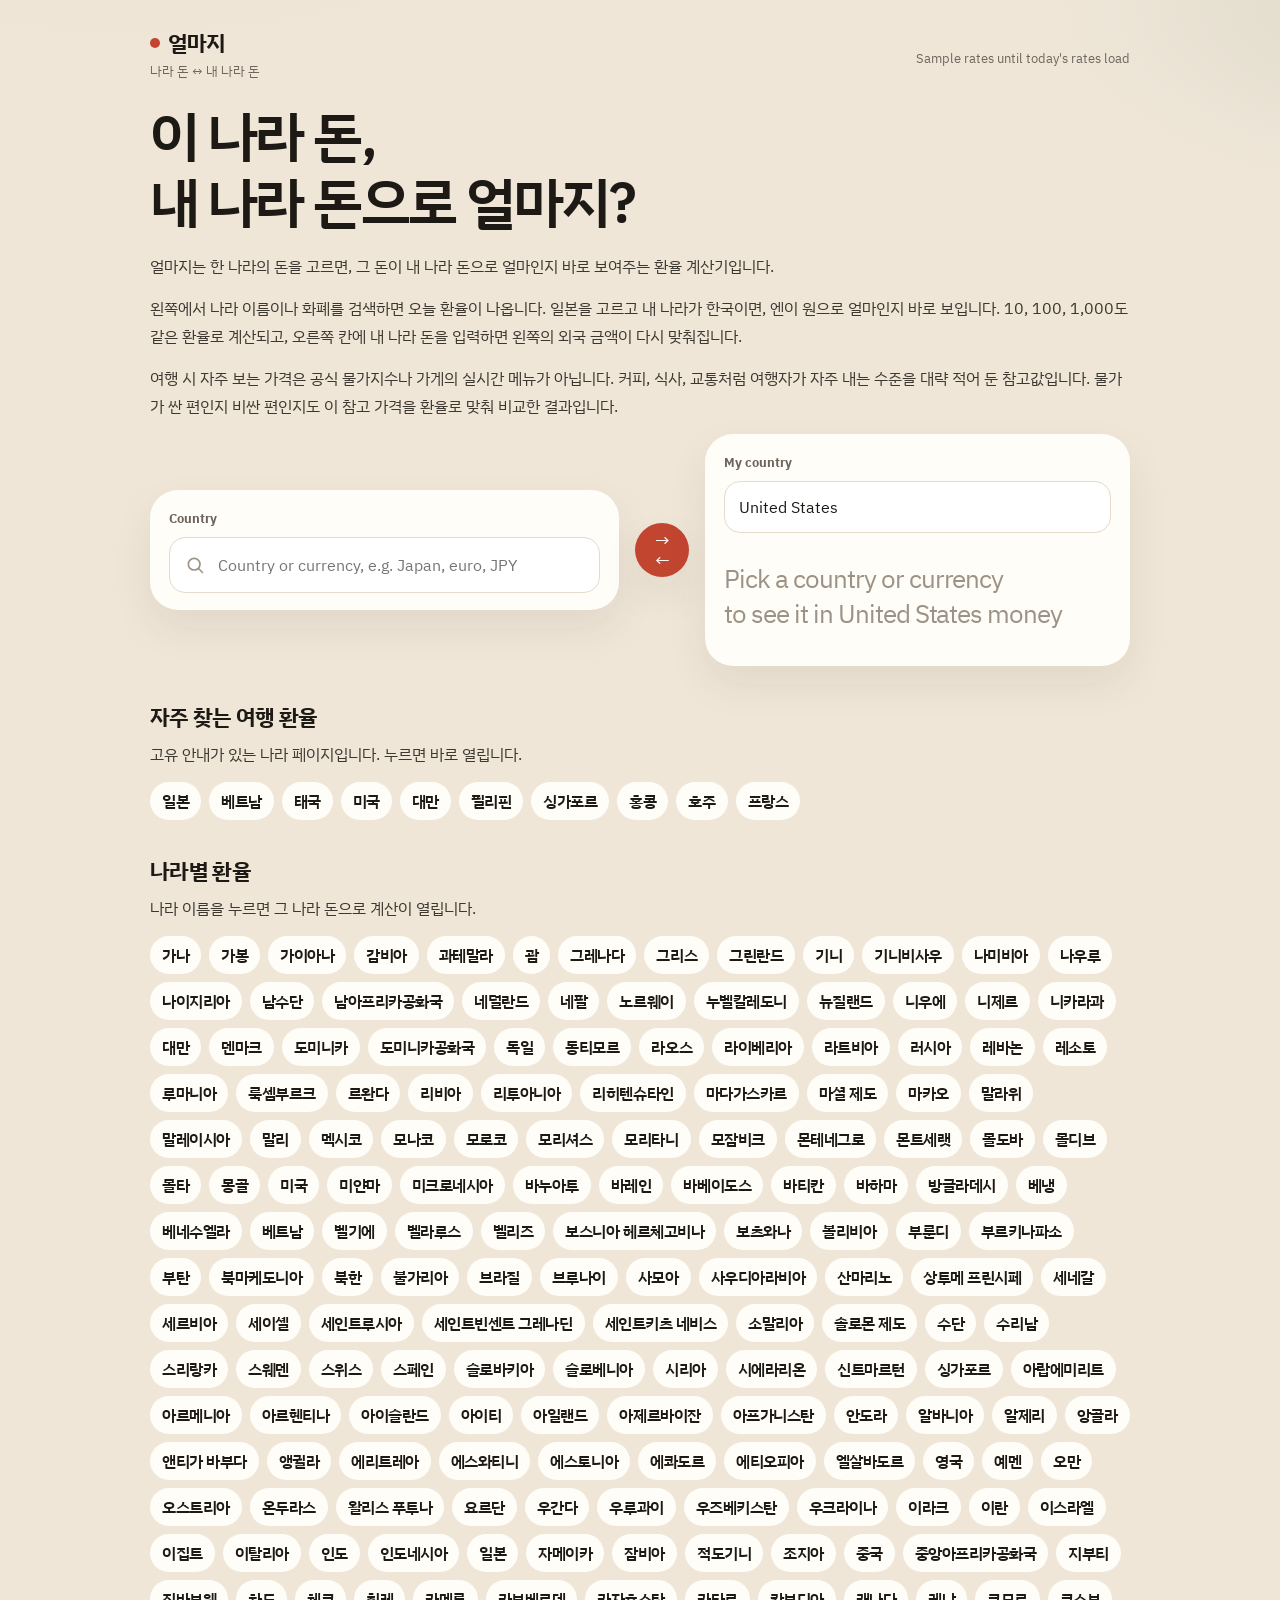
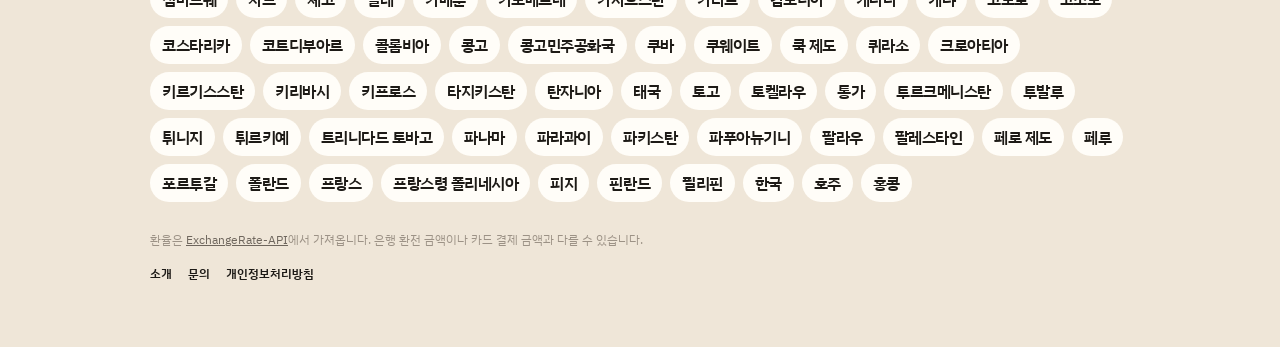
<file: index.html>
<!DOCTYPE html>
<html lang="ko">
<head>
  <meta charset="UTF-8">
  <meta name="viewport" content="width=device-width, initial-scale=1">
  <meta name="color-scheme" content="light">
  <title>얼마지 · 이 나라 돈, 내 나라 돈으로 얼마지?</title>
  <meta name="description" content="나라를 고르면 그 나라 돈이 내 나라 돈으로 얼마인지 보여줍니다. 여행 가격은 참고값입니다.">
  <link rel="icon" href="data:image/svg+xml,%3Csvg xmlns='http://www.w3.org/2000/svg' viewBox='0 0 64 64'%3E%3Crect width='64' height='64' rx='16' fill='%23c24530'/%3E%3Ctext x='32' y='42' text-anchor='middle' font-size='32' fill='white' font-family='sans-serif'%3E₩%3C/text%3E%3C/svg%3E">
  <link rel="preconnect" href="https://fonts.googleapis.com">
  <link rel="preconnect" href="https://fonts.gstatic.com" crossorigin>
  <link href="https://fonts.googleapis.com/css2?family=Fraunces:opsz,wght@9..144,560;9..144,650&family=IBM+Plex+Sans+KR:wght@400;500;600;700&display=swap" rel="stylesheet">
  <link rel="stylesheet" href="styles.css">
  <script async src="https://pagead2.googlesyndication.com/pagead/js/adsbygoogle.js?client=ca-pub-2226897290481519"
     crossorigin="anonymous"></script>
  <link rel="prefetch" href="japan.html" as="document">
  <link rel="prefetch" href="vietnam.html" as="document">
  <link rel="prefetch" href="thailand.html" as="document">
  <link rel="prefetch" href="usa.html" as="document">
  <link rel="prefetch" href="taiwan.html" as="document">
  <link rel="prefetch" href="philippines.html" as="document">
  <link rel="prefetch" href="singapore.html" as="document">
  <link rel="prefetch" href="hongkong.html" as="document">
  <link rel="prefetch" href="australia.html" as="document">
  <link rel="prefetch" href="france.html" as="document">
</head>
<body>
  <div class="app">
    <header class="top">
      <button class="brand" type="button">
        <span class="brand-mark"><i></i>얼마지</span>
        <small>나라 돈 ↔ 내 나라 돈</small>
      </button>
      <p class="today" id="today">오늘 환율</p>
    </header>

    <section class="hero">
      <h1>이 나라 돈,<br>내 나라 돈으로 얼마지?</h1>
    </section>

    <section class="intro">
      <p>얼마지는 한 나라의 돈을 고르면, 그 돈이 내 나라 돈으로 얼마인지 바로 보여주는 환율 계산기입니다.</p>
      <p>왼쪽에서 나라 이름이나 화폐를 검색하면 오늘 환율이 나옵니다. 일본을 고르고 내 나라가 한국이면, 엔이 원으로 얼마인지 바로 보입니다. 10, 100, 1,000도 같은 환율로 계산되고, 오른쪽 칸에 내 나라 돈을 입력하면 왼쪽의 외국 금액이 다시 맞춰집니다.</p>
      <p>여행 시 자주 보는 가격은 공식 물가지수나 가게의 실시간 메뉴가 아닙니다. 커피, 식사, 교통처럼 여행자가 자주 내는 수준을 대략 적어 둔 참고값입니다. 물가가 싼 편인지 비싼 편인지도 이 참고 가격을 환율로 맞춰 비교한 결과입니다.</p>
    </section>

    <div id="app"></div>

    <section class="featured-index">
      <h2>자주 찾는 여행 환율</h2>
      <p>고유 안내가 있는 나라 페이지입니다. 누르면 바로 열립니다.</p>
      <nav class="country-links">
        <a href="japan.html">일본</a>
        <a href="vietnam.html">베트남</a>
        <a href="thailand.html">태국</a>
        <a href="usa.html">미국</a>
        <a href="taiwan.html">대만</a>
        <a href="philippines.html">필리핀</a>
        <a href="singapore.html">싱가포르</a>
        <a href="hongkong.html">홍콩</a>
        <a href="australia.html">호주</a>
        <a href="france.html">프랑스</a>
      </nav>
    </section>

    <section class="country-index" id="countries">
      <h2>나라별 환율</h2>
      <p>나라 이름을 누르면 그 나라 돈으로 계산이 열립니다.</p>
      <nav class="country-links">
        <a href="?country=ghana">가나</a>
        <a href="?country=gabon">가봉</a>
        <a href="?country=guyana">가이아나</a>
        <a href="?country=gambia">감비아</a>
        <a href="?country=guatemala">과테말라</a>
        <a href="?country=guam">괌</a>
        <a href="?country=grenada">그레나다</a>
        <a href="?country=greece">그리스</a>
        <a href="?country=greenland">그린란드</a>
        <a href="?country=guinea">기니</a>
        <a href="?country=guineabissau">기니비사우</a>
        <a href="?country=namibia">나미비아</a>
        <a href="?country=nauru">나우루</a>
        <a href="?country=nigeria">나이지리아</a>
        <a href="?country=southsudan">남수단</a>
        <a href="?country=southafrica">남아프리카공화국</a>
        <a href="?country=netherlands">네덜란드</a>
        <a href="?country=nepal">네팔</a>
        <a href="?country=norway">노르웨이</a>
        <a href="?country=newcaledonia">누벨칼레도니</a>
        <a href="?country=newzealand">뉴질랜드</a>
        <a href="?country=niue">니우에</a>
        <a href="?country=niger">니제르</a>
        <a href="?country=nicaragua">니카라과</a>
        <a href="taiwan.html">대만</a>
        <a href="?country=denmark">덴마크</a>
        <a href="?country=dominica">도미니카</a>
        <a href="?country=dominican">도미니카공화국</a>
        <a href="?country=germany">독일</a>
        <a href="?country=timorleste">동티모르</a>
        <a href="?country=laos">라오스</a>
        <a href="?country=liberia">라이베리아</a>
        <a href="?country=latvia">라트비아</a>
        <a href="?country=russia">러시아</a>
        <a href="?country=lebanon">레바논</a>
        <a href="?country=lesotho">레소토</a>
        <a href="?country=romania">루마니아</a>
        <a href="?country=luxembourg">룩셈부르크</a>
        <a href="?country=rwanda">르완다</a>
        <a href="?country=libya">리비아</a>
        <a href="?country=lithuania">리투아니아</a>
        <a href="?country=liechtenstein">리히텐슈타인</a>
        <a href="?country=madagascar">마다가스카르</a>
        <a href="?country=marshall">마셜 제도</a>
        <a href="?country=macau">마카오</a>
        <a href="?country=malawi">말라위</a>
        <a href="?country=malaysia">말레이시아</a>
        <a href="?country=mali">말리</a>
        <a href="?country=mexico">멕시코</a>
        <a href="?country=monaco">모나코</a>
        <a href="?country=morocco">모로코</a>
        <a href="?country=mauritius">모리셔스</a>
        <a href="?country=mauritania">모리타니</a>
        <a href="?country=mozambique">모잠비크</a>
        <a href="?country=montenegro">몬테네그로</a>
        <a href="?country=montserrat">몬트세랫</a>
        <a href="?country=moldova">몰도바</a>
        <a href="?country=maldives">몰디브</a>
        <a href="?country=malta">몰타</a>
        <a href="?country=mongolia">몽골</a>
        <a href="usa.html">미국</a>
        <a href="?country=myanmar">미얀마</a>
        <a href="?country=micronesia">미크로네시아</a>
        <a href="?country=vanuatu">바누아투</a>
        <a href="?country=bahrain">바레인</a>
        <a href="?country=barbados">바베이도스</a>
        <a href="?country=vatican">바티칸</a>
        <a href="?country=bahamas">바하마</a>
        <a href="?country=bangladesh">방글라데시</a>
        <a href="?country=benin">베냉</a>
        <a href="?country=venezuela">베네수엘라</a>
        <a href="vietnam.html">베트남</a>
        <a href="?country=belgium">벨기에</a>
        <a href="?country=belarus">벨라루스</a>
        <a href="?country=belize">벨리즈</a>
        <a href="?country=bosnia">보스니아 헤르체고비나</a>
        <a href="?country=botswana">보츠와나</a>
        <a href="?country=bolivia">볼리비아</a>
        <a href="?country=burundi">부룬디</a>
        <a href="?country=burkinafaso">부르키나파소</a>
        <a href="?country=bhutan">부탄</a>
        <a href="?country=northmacedonia">북마케도니아</a>
        <a href="?country=northkorea">북한</a>
        <a href="?country=bulgaria">불가리아</a>
        <a href="?country=brazil">브라질</a>
        <a href="?country=brunei">브루나이</a>
        <a href="?country=samoa">사모아</a>
        <a href="?country=saudi">사우디아라비아</a>
        <a href="?country=sanmarino">산마리노</a>
        <a href="?country=saotome">상투메 프린시페</a>
        <a href="?country=senegal">세네갈</a>
        <a href="?country=serbia">세르비아</a>
        <a href="?country=seychelles">세이셸</a>
        <a href="?country=stlucia">세인트루시아</a>
        <a href="?country=stvincent">세인트빈센트 그레나딘</a>
        <a href="?country=stkitts">세인트키츠 네비스</a>
        <a href="?country=somalia">소말리아</a>
        <a href="?country=solomon">솔로몬 제도</a>
        <a href="?country=sudan">수단</a>
        <a href="?country=suriname">수리남</a>
        <a href="?country=srilanka">스리랑카</a>
        <a href="?country=sweden">스웨덴</a>
        <a href="?country=switzerland">스위스</a>
        <a href="?country=spain">스페인</a>
        <a href="?country=slovakia">슬로바키아</a>
        <a href="?country=slovenia">슬로베니아</a>
        <a href="?country=syria">시리아</a>
        <a href="?country=sierraleone">시에라리온</a>
        <a href="?country=sintmaarten">신트마르턴</a>
        <a href="singapore.html">싱가포르</a>
        <a href="?country=uae">아랍에미리트</a>
        <a href="?country=armenia">아르메니아</a>
        <a href="?country=argentina">아르헨티나</a>
        <a href="?country=iceland">아이슬란드</a>
        <a href="?country=haiti">아이티</a>
        <a href="?country=ireland">아일랜드</a>
        <a href="?country=azerbaijan">아제르바이잔</a>
        <a href="?country=afghanistan">아프가니스탄</a>
        <a href="?country=andorra">안도라</a>
        <a href="?country=albania">알바니아</a>
        <a href="?country=algeria">알제리</a>
        <a href="?country=angola">앙골라</a>
        <a href="?country=antigua">앤티가 바부다</a>
        <a href="?country=anguilla">앵귈라</a>
        <a href="?country=eritrea">에리트레아</a>
        <a href="?country=eswatini">에스와티니</a>
        <a href="?country=estonia">에스토니아</a>
        <a href="?country=ecuador">에콰도르</a>
        <a href="?country=ethiopia">에티오피아</a>
        <a href="?country=elsalvador">엘살바도르</a>
        <a href="?country=uk">영국</a>
        <a href="?country=yemen">예멘</a>
        <a href="?country=oman">오만</a>
        <a href="?country=austria">오스트리아</a>
        <a href="?country=honduras">온두라스</a>
        <a href="?country=wallisfutuna">왈리스 푸투나</a>
        <a href="?country=jordan">요르단</a>
        <a href="?country=uganda">우간다</a>
        <a href="?country=uruguay">우루과이</a>
        <a href="?country=uzbekistan">우즈베키스탄</a>
        <a href="?country=ukraine">우크라이나</a>
        <a href="?country=iraq">이라크</a>
        <a href="?country=iran">이란</a>
        <a href="?country=israel">이스라엘</a>
        <a href="?country=egypt">이집트</a>
        <a href="?country=italy">이탈리아</a>
        <a href="?country=india">인도</a>
        <a href="?country=indonesia">인도네시아</a>
        <a href="japan.html">일본</a>
        <a href="?country=jamaica">자메이카</a>
        <a href="?country=zambia">잠비아</a>
        <a href="?country=equatorialguinea">적도기니</a>
        <a href="?country=georgia">조지아</a>
        <a href="?country=china">중국</a>
        <a href="?country=centralafricanrepublic">중앙아프리카공화국</a>
        <a href="?country=djibouti">지부티</a>
        <a href="?country=zimbabwe">짐바브웨</a>
        <a href="?country=chad">차드</a>
        <a href="?country=czech">체코</a>
        <a href="?country=chile">칠레</a>
        <a href="?country=cameroon">카메룬</a>
        <a href="?country=caboverde">카보베르데</a>
        <a href="?country=kazakhstan">카자흐스탄</a>
        <a href="?country=qatar">카타르</a>
        <a href="?country=cambodia">캄보디아</a>
        <a href="?country=canada">캐나다</a>
        <a href="?country=kenya">케냐</a>
        <a href="?country=comoros">코모로</a>
        <a href="?country=kosovo">코소보</a>
        <a href="?country=costarica">코스타리카</a>
        <a href="?country=ivorycoast">코트디부아르</a>
        <a href="?country=colombia">콜롬비아</a>
        <a href="?country=congo">콩고</a>
        <a href="?country=drcongo">콩고민주공화국</a>
        <a href="?country=cuba">쿠바</a>
        <a href="?country=kuwait">쿠웨이트</a>
        <a href="?country=cookislands">쿡 제도</a>
        <a href="?country=curacao">퀴라소</a>
        <a href="?country=croatia">크로아티아</a>
        <a href="?country=kyrgyzstan">키르기스스탄</a>
        <a href="?country=kiribati">키리바시</a>
        <a href="?country=cyprus">키프로스</a>
        <a href="?country=tajikistan">타지키스탄</a>
        <a href="?country=tanzania">탄자니아</a>
        <a href="thailand.html">태국</a>
        <a href="?country=togo">토고</a>
        <a href="?country=tokelau">토켈라우</a>
        <a href="?country=tonga">통가</a>
        <a href="?country=turkmenistan">투르크메니스탄</a>
        <a href="?country=tuvalu">투발루</a>
        <a href="?country=tunisia">튀니지</a>
        <a href="?country=turkey">튀르키예</a>
        <a href="?country=trinidad">트리니다드 토바고</a>
        <a href="?country=panama">파나마</a>
        <a href="?country=paraguay">파라과이</a>
        <a href="?country=pakistan">파키스탄</a>
        <a href="?country=papua">파푸아뉴기니</a>
        <a href="?country=palau">팔라우</a>
        <a href="?country=palestine">팔레스타인</a>
        <a href="?country=faroe">페로 제도</a>
        <a href="?country=peru">페루</a>
        <a href="?country=portugal">포르투갈</a>
        <a href="?country=poland">폴란드</a>
        <a href="france.html">프랑스</a>
        <a href="?country=frenchpolynesia">프랑스령 폴리네시아</a>
        <a href="?country=fiji">피지</a>
        <a href="?country=finland">핀란드</a>
        <a href="philippines.html">필리핀</a>
        <a href="?country=korea">한국</a>
        <a href="australia.html">호주</a>
        <a href="hongkong.html">홍콩</a>
      </nav>
    </section>

    <footer class="footer">
      <p>환율은 <a href="https://www.exchangerate-api.com" target="_blank" rel="noopener">ExchangeRate-API</a>에서 가져옵니다. 은행 환전 금액이나 카드 결제 금액과 다를 수 있습니다.</p>
      <nav class="legal-nav">
        <a href="about.html">소개</a>
        <a href="contact.html">문의</a>
        <a href="privacy.html">개인정보처리방침</a>
      </nav>
    </footer>
  </div>
  <script src="featured.js"></script>
  <script src="countries.js"></script>
  <script src="currencies.js"></script>
  <script src="more-countries.js"></script>
  <script src="i18n.js"></script>
  <script src="country-guides.js"></script>
  <script src="country-guides-more.js"></script>
  <script src="app.js"></script>
</body>
</html>
</file>
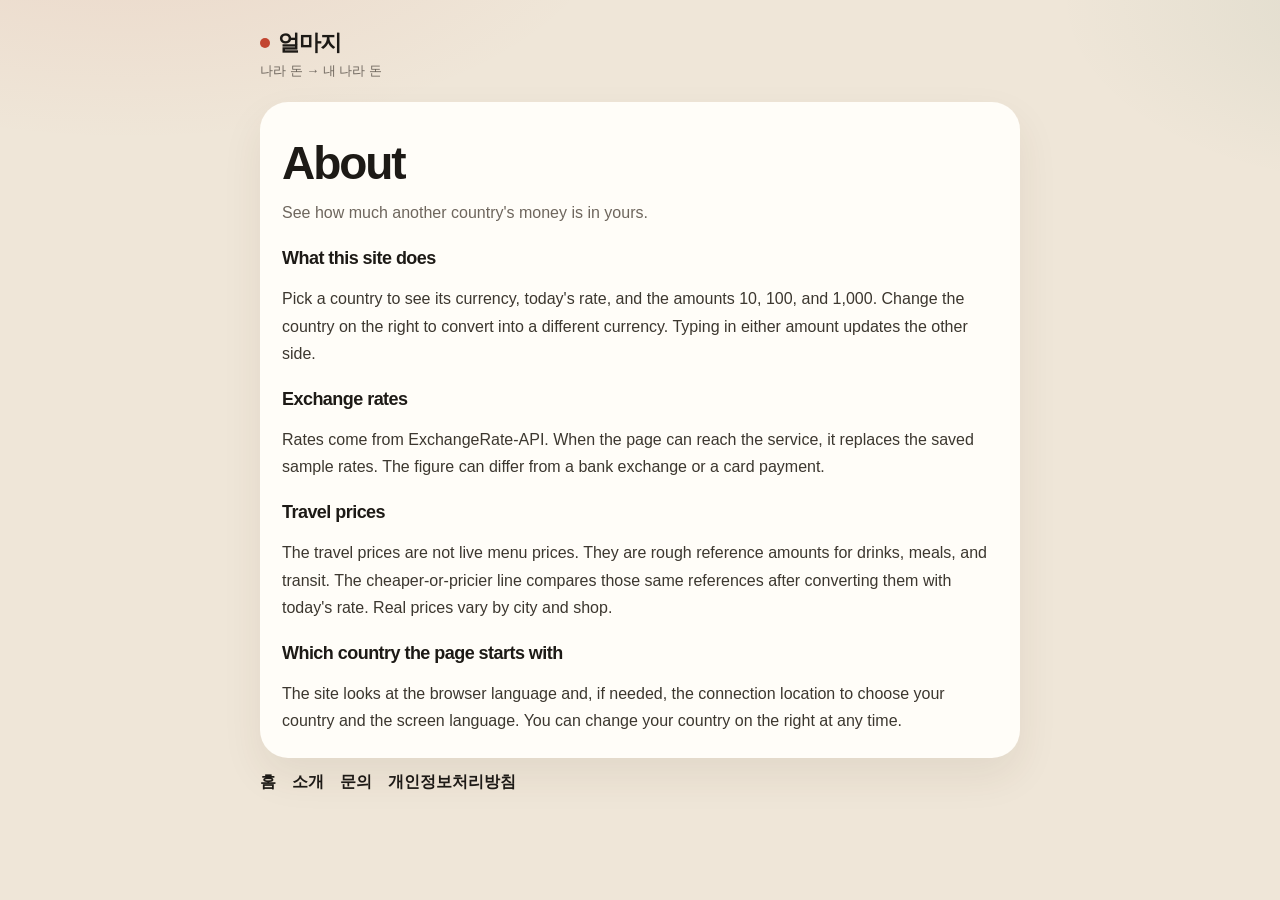
<file: about.html>
<!DOCTYPE html>
<html lang="ko">
<head>
  <meta charset="UTF-8">
  <meta name="viewport" content="width=device-width, initial-scale=1">
  <title>소개 · 얼마지</title>
  <link rel="stylesheet" href="styles.css">
  <script async src="https://pagead2.googlesyndication.com/pagead/js/adsbygoogle.js?client=ca-pub-2226897290481519"
     crossorigin="anonymous"></script>
</head>
<body>
  <div class="app doc">
    <header class="top">
      <a class="brand brand-link" href="index.html">
        <span class="brand-mark"><i></i>얼마지</span>
        <small>나라 돈 → 내 나라 돈</small>
      </a>
    </header>
    <article data-lang="ko">
      <h1>소개</h1>
      <p class="lead">이 나라 돈이 내 나라 돈으로 얼마인지 바로 보는 환율 사이트입니다.</p>
      <h2>무엇을 하나요</h2>
      <p>나라를 고르면 그 나라 화폐와 오늘 환율, 자주 쓰는 금액 10·100·1,000을 보여 줍니다. 오른쪽 내 나라 칸을 바꾸면 다른 나라 돈으로도 계산할 수 있습니다. 어느 쪽이든 숫자를 입력하면 반대편 금액이 같이 바뀝니다.</p>
      <h2>환율</h2>
      <p>환율은 ExchangeRate-API에서 가져옵니다. 브라우저에 연결되면 저장된 참고 시세 대신 가져온 시세를 보여 줍니다. 은행 환전 금액, 카드 결제 금액과는 다를 수 있습니다.</p>
      <h2>여행 가격과 물가 비교</h2>
      <p>여행 중 자주 보는 가격은 실시간 메뉴 가격이 아닙니다. 음료, 식사, 교통처럼 겹치는 항목을 대략 적어 둔 참고값입니다. 물가가 싼 편인지 비싼 편인지도 이 참고 가격을 환율로 맞춰 나눈 것입니다. 도시와 가게마다 실제 가격은 달라집니다.</p>
      <h2>누구의 화면으로 보이나요</h2>
      <p>브라우저 언어와 접속 위치를 보고 내 나라와 화면 언어를 먼저 고릅니다. 오른쪽에서 내 나라는 언제든 바꿀 수 있습니다.</p>
    </article>
    <article data-lang="en" hidden>
      <h1>About</h1>
      <p class="lead">See how much another country's money is in yours.</p>
      <h2>What this site does</h2>
      <p>Pick a country to see its currency, today's rate, and the amounts 10, 100, and 1,000. Change the country on the right to convert into a different currency. Typing in either amount updates the other side.</p>
      <h2>Exchange rates</h2>
      <p>Rates come from ExchangeRate-API. When the page can reach the service, it replaces the saved sample rates. The figure can differ from a bank exchange or a card payment.</p>
      <h2>Travel prices</h2>
      <p>The travel prices are not live menu prices. They are rough reference amounts for drinks, meals, and transit. The cheaper-or-pricier line compares those same references after converting them with today's rate. Real prices vary by city and shop.</p>
      <h2>Which country the page starts with</h2>
      <p>The site looks at the browser language and, if needed, the connection location to choose your country and the screen language. You can change your country on the right at any time.</p>
    </article>
    <nav class="legal-nav">
      <a href="index.html">홈</a>
      <a href="about.html">소개</a>
      <a href="contact.html">문의</a>
      <a href="privacy.html">개인정보처리방침</a>
    </nav>
  </div>
  <script src="site.js"></script>
  <script src="pages.js"></script>
</body>
</html>
</file>
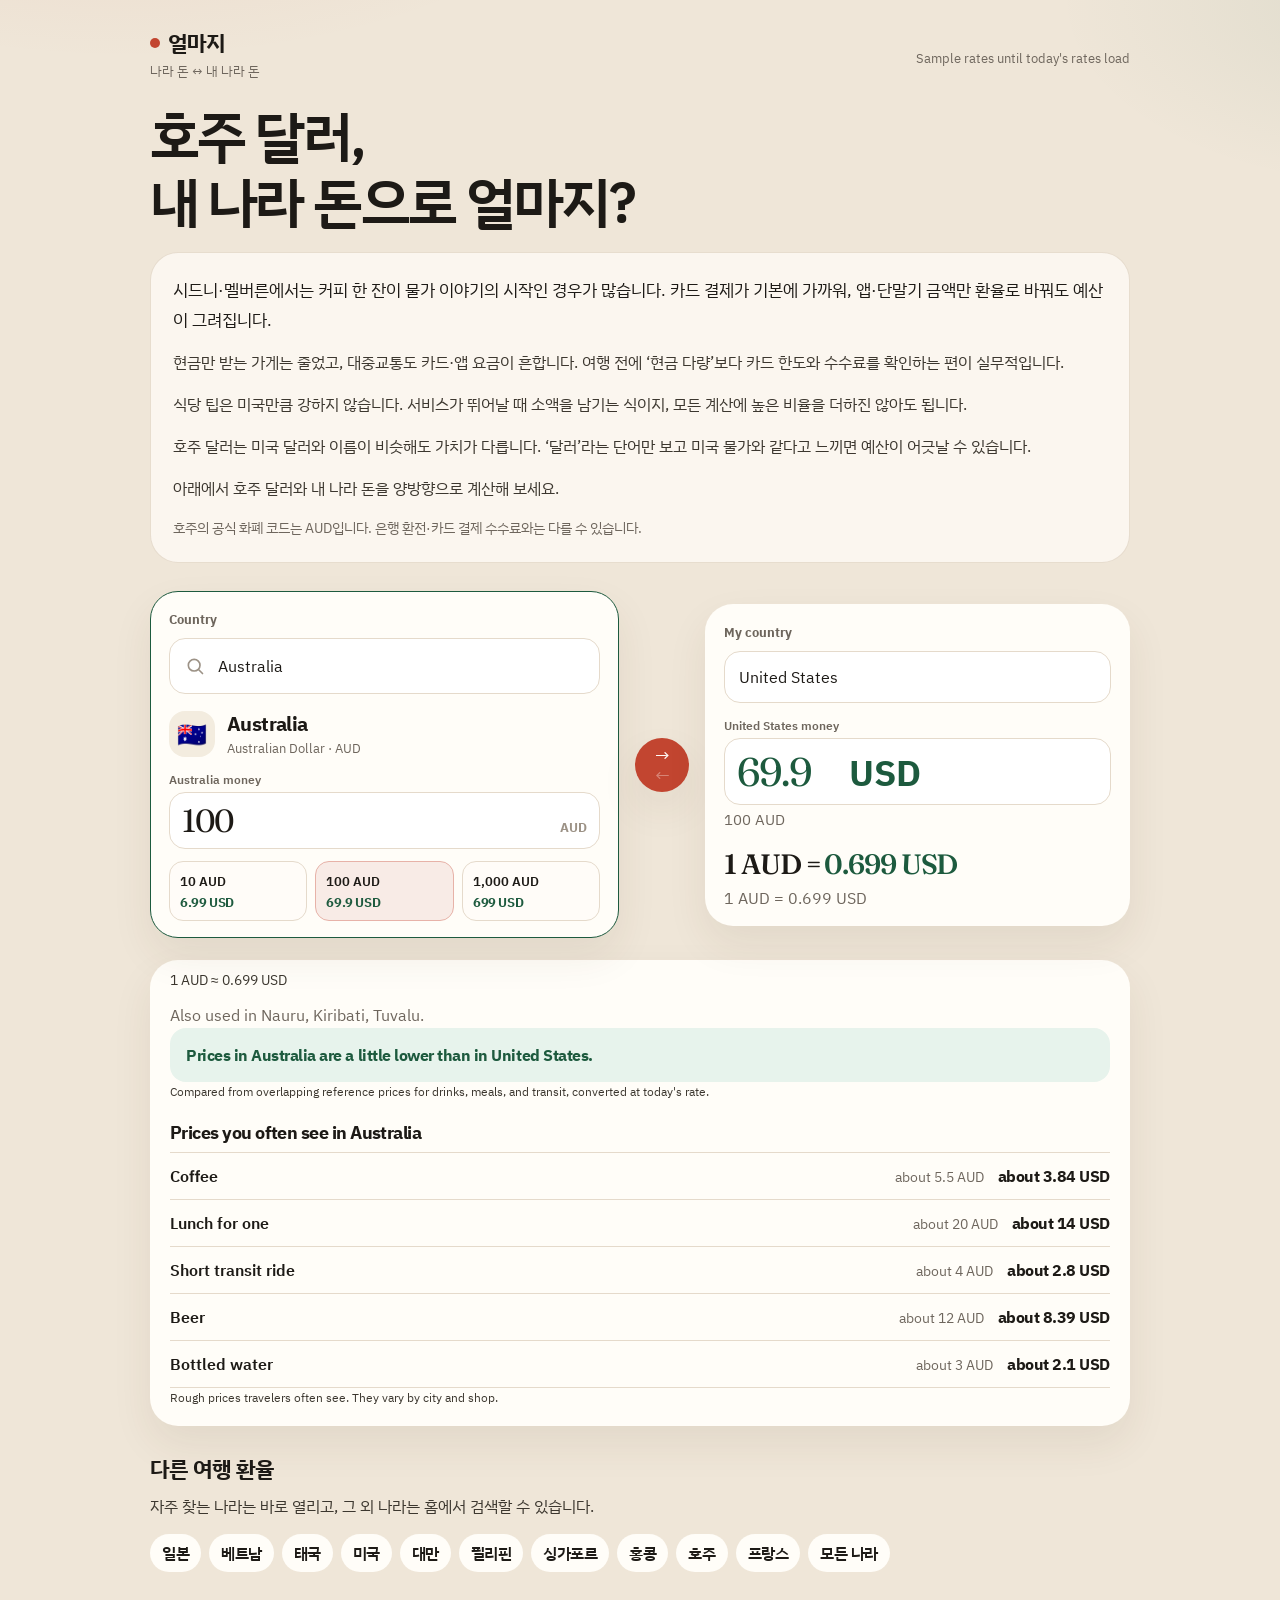
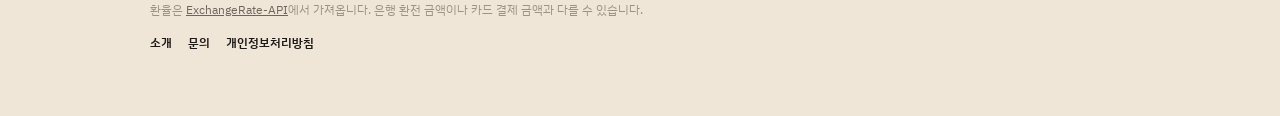
<file: australia.html>
<!DOCTYPE html>
<html lang="ko" data-country="australia">
<head>
  <meta charset="UTF-8">
  <meta name="viewport" content="width=device-width, initial-scale=1">
  <meta name="color-scheme" content="light">
  <title>호주 달러 환율 · 얼마지</title>
  <meta name="description" content="호주 달러가 내 나라 돈으로 얼마인지 계산합니다. 카드 결제 중심의 일상과 커피·교통 물가 감각을 안내합니다.">
  <link rel="icon" href="data:image/svg+xml,%3Csvg xmlns='http://www.w3.org/2000/svg' viewBox='0 0 64 64'%3E%3Crect width='64' height='64' rx='16' fill='%23c24530'/%3E%3Ctext x='32' y='42' text-anchor='middle' font-size='32' fill='white' font-family='sans-serif'%3E₩%3C/text%3E%3C/svg%3E">
  <link rel="preconnect" href="https://fonts.googleapis.com">
  <link rel="preconnect" href="https://fonts.gstatic.com" crossorigin>
  <link href="https://fonts.googleapis.com/css2?family=Fraunces:opsz,wght@9..144,560;9..144,650&family=IBM+Plex+Sans+KR:wght@400;500;600;700&display=swap" rel="stylesheet">
  <link rel="stylesheet" href="styles.css">
  <script async src="https://pagead2.googlesyndication.com/pagead/js/adsbygoogle.js?client=ca-pub-2226897290481519"
     crossorigin="anonymous"></script>
  <link rel="prefetch" href="japan.html" as="document">
  <link rel="prefetch" href="vietnam.html" as="document">
  <link rel="prefetch" href="thailand.html" as="document">
  <link rel="prefetch" href="usa.html" as="document">
  <link rel="prefetch" href="taiwan.html" as="document">
  <link rel="prefetch" href="philippines.html" as="document">
  <link rel="prefetch" href="singapore.html" as="document">
  <link rel="prefetch" href="hongkong.html" as="document">
  <link rel="prefetch" href="france.html" as="document">
</head>
<body>
  <div class="app">
    <header class="top">
      <a class="brand brand-link" href="index.html">
        <span class="brand-mark"><i></i>얼마지</span>
        <small>나라 돈 ↔ 내 나라 돈</small>
      </a>
      <p class="today" id="today">오늘 환율</p>
    </header>

    <section class="hero">
      <h1>호주 달러,<br>내 나라 돈으로 얼마지?</h1>
    </section>

    <article class="country-guide" data-static-guide data-country="australia">
      <p class="lead">시드니·멜버른에서는 커피 한 잔이 물가 이야기의 시작인 경우가 많습니다. 카드 결제가 기본에 가까워, 앱·단말기 금액만 환율로 바꿔도 예산이 그려집니다.</p>
      <p>현금만 받는 가게는 줄었고, 대중교통도 카드·앱 요금이 흔합니다. 여행 전에 ‘현금 다량’보다 카드 한도와 수수료를 확인하는 편이 실무적입니다.</p>
      <p>식당 팁은 미국만큼 강하지 않습니다. 서비스가 뛰어날 때 소액을 남기는 식이지, 모든 계산에 높은 비율을 더하진 않아도 됩니다.</p>
      <p>호주 달러는 미국 달러와 이름이 비슷해도 가치가 다릅니다. ‘달러’라는 단어만 보고 미국 물가와 같다고 느끼면 예산이 어긋날 수 있습니다.</p>
      <p>아래에서 호주 달러와 내 나라 돈을 양방향으로 계산해 보세요.</p>
      <p class="fine">호주의 공식 화폐 코드는 AUD입니다. 은행 환전·카드 결제 수수료와는 다를 수 있습니다.</p>
    </article>

    <div id="app"></div>

    <section class="country-index country-index-compact">
      <h2>다른 여행 환율</h2>
      <p>자주 찾는 나라는 바로 열리고, 그 외 나라는 홈에서 검색할 수 있습니다.</p>
      <nav class="country-links">
        <a href="japan.html">일본</a>
        <a href="vietnam.html">베트남</a>
        <a href="thailand.html">태국</a>
        <a href="usa.html">미국</a>
        <a href="taiwan.html">대만</a>
        <a href="philippines.html">필리핀</a>
        <a href="singapore.html">싱가포르</a>
        <a href="hongkong.html">홍콩</a>
        <a href="australia.html">호주</a>
        <a href="france.html">프랑스</a>
        <a href="index.html#countries">모든 나라</a>
      </nav>
    </section>

    <footer class="footer">
      <p>환율은 <a href="https://www.exchangerate-api.com" target="_blank" rel="noopener">ExchangeRate-API</a>에서 가져옵니다. 은행 환전 금액이나 카드 결제 금액과 다를 수 있습니다.</p>
      <nav class="legal-nav">
        <a href="about.html">소개</a>
        <a href="contact.html">문의</a>
        <a href="privacy.html">개인정보처리방침</a>
      </nav>
    </footer>
  </div>
  <script src="featured.js"></script>
  <script src="countries.js"></script>
  <script src="currencies.js"></script>
  <script src="more-countries.js"></script>
  <script src="i18n.js"></script>
  <script src="country-guides.js"></script>
  <script src="country-guides-more.js"></script>
  <script src="app.js"></script>
</body>
</html>
</file>
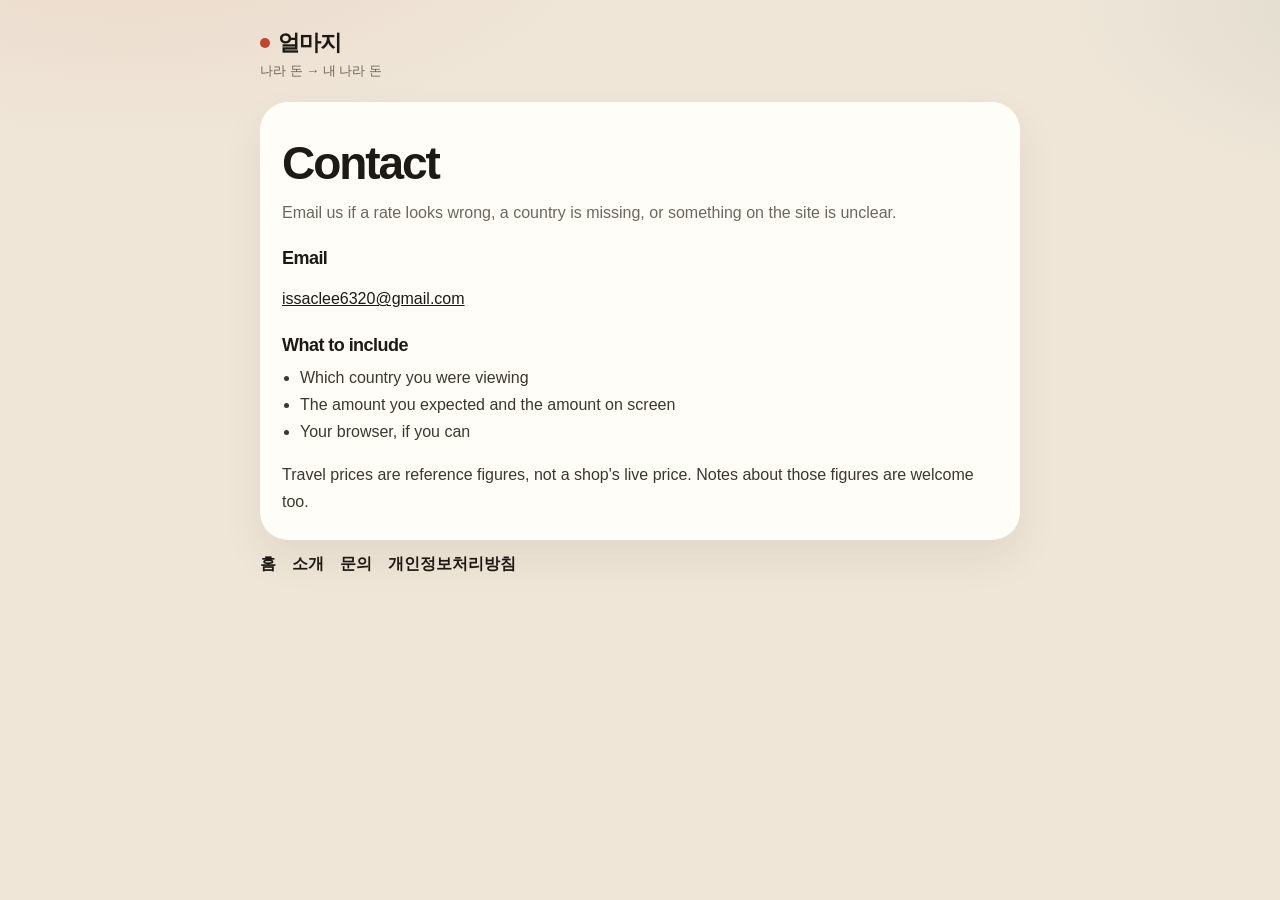
<file: contact.html>
<!DOCTYPE html>
<html lang="ko">
<head>
  <meta charset="UTF-8">
  <meta name="viewport" content="width=device-width, initial-scale=1">
  <title>문의 · 얼마지</title>
  <link rel="stylesheet" href="styles.css">
  <script async src="https://pagead2.googlesyndication.com/pagead/js/adsbygoogle.js?client=ca-pub-2226897290481519"
     crossorigin="anonymous"></script>
</head>
<body>
  <div class="app doc">
    <header class="top">
      <a class="brand brand-link" href="index.html">
        <span class="brand-mark"><i></i>얼마지</span>
        <small>나라 돈 → 내 나라 돈</small>
      </a>
    </header>
    <article data-lang="ko">
      <h1>문의</h1>
      <p class="lead">환율이 이상하거나, 나라 정보가 빠졌거나, 사이트 이용 중 모르는 점이 있으면 메일로 보내 주세요.</p>
      <h2>이메일</h2>
      <p data-email><a href="mailto:issaclee6320@gmail.com">issaclee6320@gmail.com</a></p>
      <h2>적을 내용</h2>
      <ul>
        <li>어떤 나라 화면인지</li>
        <li>기대한 금액과 화면에 나온 금액</li>
        <li>가능하다면 사용 중인 브라우저</li>
      </ul>
      <p>여행 가격은 가게의 실제 판매가가 아니라 참고값입니다. 그 금액이 실제와 다르다는 제보도 받을 수 있습니다.</p>
    </article>
    <article data-lang="en" hidden>
      <h1>Contact</h1>
      <p class="lead">Email us if a rate looks wrong, a country is missing, or something on the site is unclear.</p>
      <h2>Email</h2>
      <p data-email><a href="mailto:issaclee6320@gmail.com">issaclee6320@gmail.com</a></p>
      <h2>What to include</h2>
      <ul>
        <li>Which country you were viewing</li>
        <li>The amount you expected and the amount on screen</li>
        <li>Your browser, if you can</li>
      </ul>
      <p>Travel prices are reference figures, not a shop's live price. Notes about those figures are welcome too.</p>
    </article>
    <nav class="legal-nav">
      <a href="index.html">홈</a>
      <a href="about.html">소개</a>
      <a href="contact.html">문의</a>
      <a href="privacy.html">개인정보처리방침</a>
    </nav>
  </div>
  <script src="site.js"></script>
  <script src="pages.js"></script>
</body>
</html>
</file>
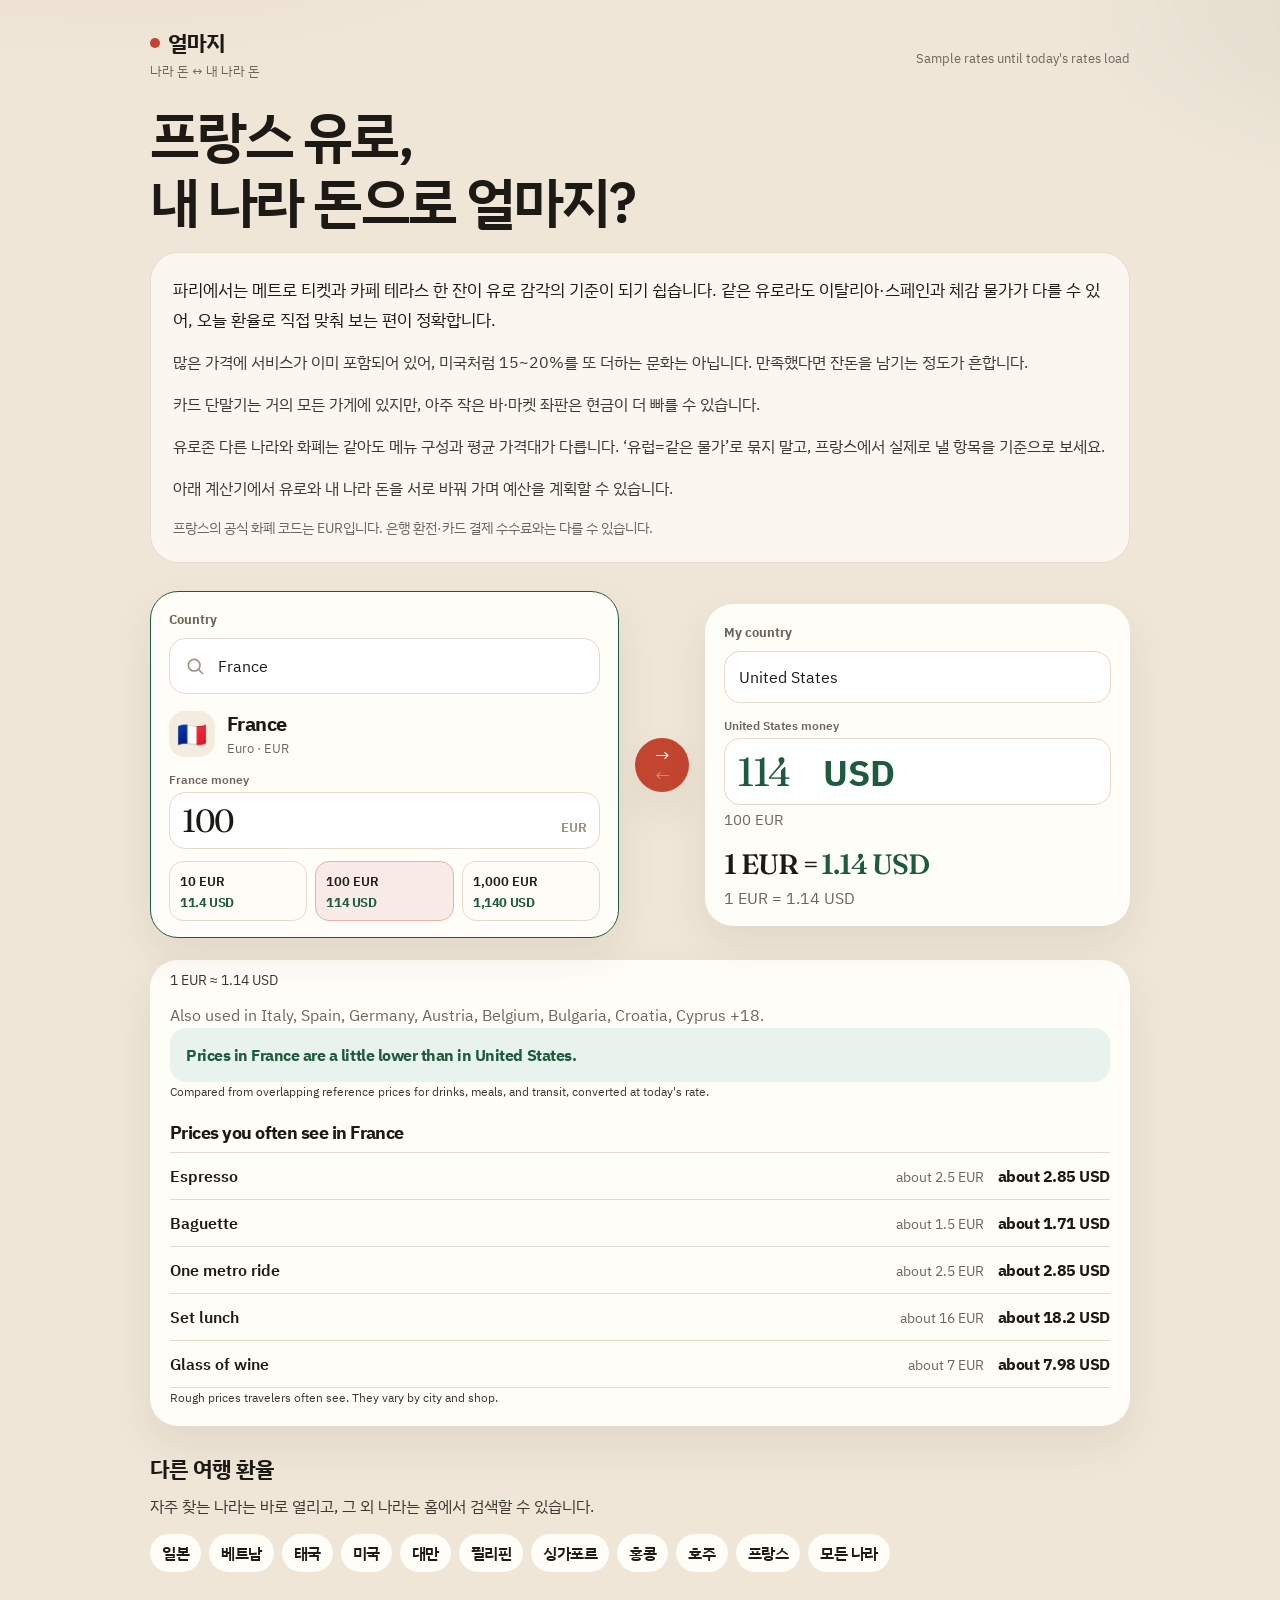
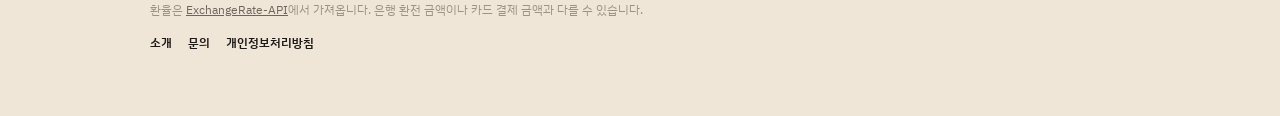
<file: france.html>
<!DOCTYPE html>
<html lang="ko" data-country="france">
<head>
  <meta charset="UTF-8">
  <meta name="viewport" content="width=device-width, initial-scale=1">
  <meta name="color-scheme" content="light">
  <title>프랑스 유로 환율 · 얼마지</title>
  <meta name="description" content="프랑스에서 쓰는 유로가 내 나라 돈으로 얼마인지 계산합니다. 카페·메트로 물가와 서비스 포함 가격 감각을 안내합니다.">
  <link rel="icon" href="data:image/svg+xml,%3Csvg xmlns='http://www.w3.org/2000/svg' viewBox='0 0 64 64'%3E%3Crect width='64' height='64' rx='16' fill='%23c24530'/%3E%3Ctext x='32' y='42' text-anchor='middle' font-size='32' fill='white' font-family='sans-serif'%3E₩%3C/text%3E%3C/svg%3E">
  <link rel="preconnect" href="https://fonts.googleapis.com">
  <link rel="preconnect" href="https://fonts.gstatic.com" crossorigin>
  <link href="https://fonts.googleapis.com/css2?family=Fraunces:opsz,wght@9..144,560;9..144,650&family=IBM+Plex+Sans+KR:wght@400;500;600;700&display=swap" rel="stylesheet">
  <link rel="stylesheet" href="styles.css">
  <script async src="https://pagead2.googlesyndication.com/pagead/js/adsbygoogle.js?client=ca-pub-2226897290481519"
     crossorigin="anonymous"></script>
  <link rel="prefetch" href="japan.html" as="document">
  <link rel="prefetch" href="vietnam.html" as="document">
  <link rel="prefetch" href="thailand.html" as="document">
  <link rel="prefetch" href="usa.html" as="document">
  <link rel="prefetch" href="taiwan.html" as="document">
  <link rel="prefetch" href="philippines.html" as="document">
  <link rel="prefetch" href="singapore.html" as="document">
  <link rel="prefetch" href="hongkong.html" as="document">
  <link rel="prefetch" href="australia.html" as="document">
</head>
<body>
  <div class="app">
    <header class="top">
      <a class="brand brand-link" href="index.html">
        <span class="brand-mark"><i></i>얼마지</span>
        <small>나라 돈 ↔ 내 나라 돈</small>
      </a>
      <p class="today" id="today">오늘 환율</p>
    </header>

    <section class="hero">
      <h1>프랑스 유로,<br>내 나라 돈으로 얼마지?</h1>
    </section>

    <article class="country-guide" data-static-guide data-country="france">
      <p class="lead">파리에서는 메트로 티켓과 카페 테라스 한 잔이 유로 감각의 기준이 되기 쉽습니다. 같은 유로라도 이탈리아·스페인과 체감 물가가 다를 수 있어, 오늘 환율로 직접 맞춰 보는 편이 정확합니다.</p>
      <p>많은 가격에 서비스가 이미 포함되어 있어, 미국처럼 15~20%를 또 더하는 문화는 아닙니다. 만족했다면 잔돈을 남기는 정도가 흔합니다.</p>
      <p>카드 단말기는 거의 모든 가게에 있지만, 아주 작은 바·마켓 좌판은 현금이 더 빠를 수 있습니다.</p>
      <p>유로존 다른 나라와 화폐는 같아도 메뉴 구성과 평균 가격대가 다릅니다. ‘유럽=같은 물가’로 묶지 말고, 프랑스에서 실제로 낼 항목을 기준으로 보세요.</p>
      <p>아래 계산기에서 유로와 내 나라 돈을 서로 바꿔 가며 예산을 계획할 수 있습니다.</p>
      <p class="fine">프랑스의 공식 화폐 코드는 EUR입니다. 은행 환전·카드 결제 수수료와는 다를 수 있습니다.</p>
    </article>

    <div id="app"></div>

    <section class="country-index country-index-compact">
      <h2>다른 여행 환율</h2>
      <p>자주 찾는 나라는 바로 열리고, 그 외 나라는 홈에서 검색할 수 있습니다.</p>
      <nav class="country-links">
        <a href="japan.html">일본</a>
        <a href="vietnam.html">베트남</a>
        <a href="thailand.html">태국</a>
        <a href="usa.html">미국</a>
        <a href="taiwan.html">대만</a>
        <a href="philippines.html">필리핀</a>
        <a href="singapore.html">싱가포르</a>
        <a href="hongkong.html">홍콩</a>
        <a href="australia.html">호주</a>
        <a href="france.html">프랑스</a>
        <a href="index.html#countries">모든 나라</a>
      </nav>
    </section>

    <footer class="footer">
      <p>환율은 <a href="https://www.exchangerate-api.com" target="_blank" rel="noopener">ExchangeRate-API</a>에서 가져옵니다. 은행 환전 금액이나 카드 결제 금액과 다를 수 있습니다.</p>
      <nav class="legal-nav">
        <a href="about.html">소개</a>
        <a href="contact.html">문의</a>
        <a href="privacy.html">개인정보처리방침</a>
      </nav>
    </footer>
  </div>
  <script src="featured.js"></script>
  <script src="countries.js"></script>
  <script src="currencies.js"></script>
  <script src="more-countries.js"></script>
  <script src="i18n.js"></script>
  <script src="country-guides.js"></script>
  <script src="country-guides-more.js"></script>
  <script src="app.js"></script>
</body>
</html>
</file>
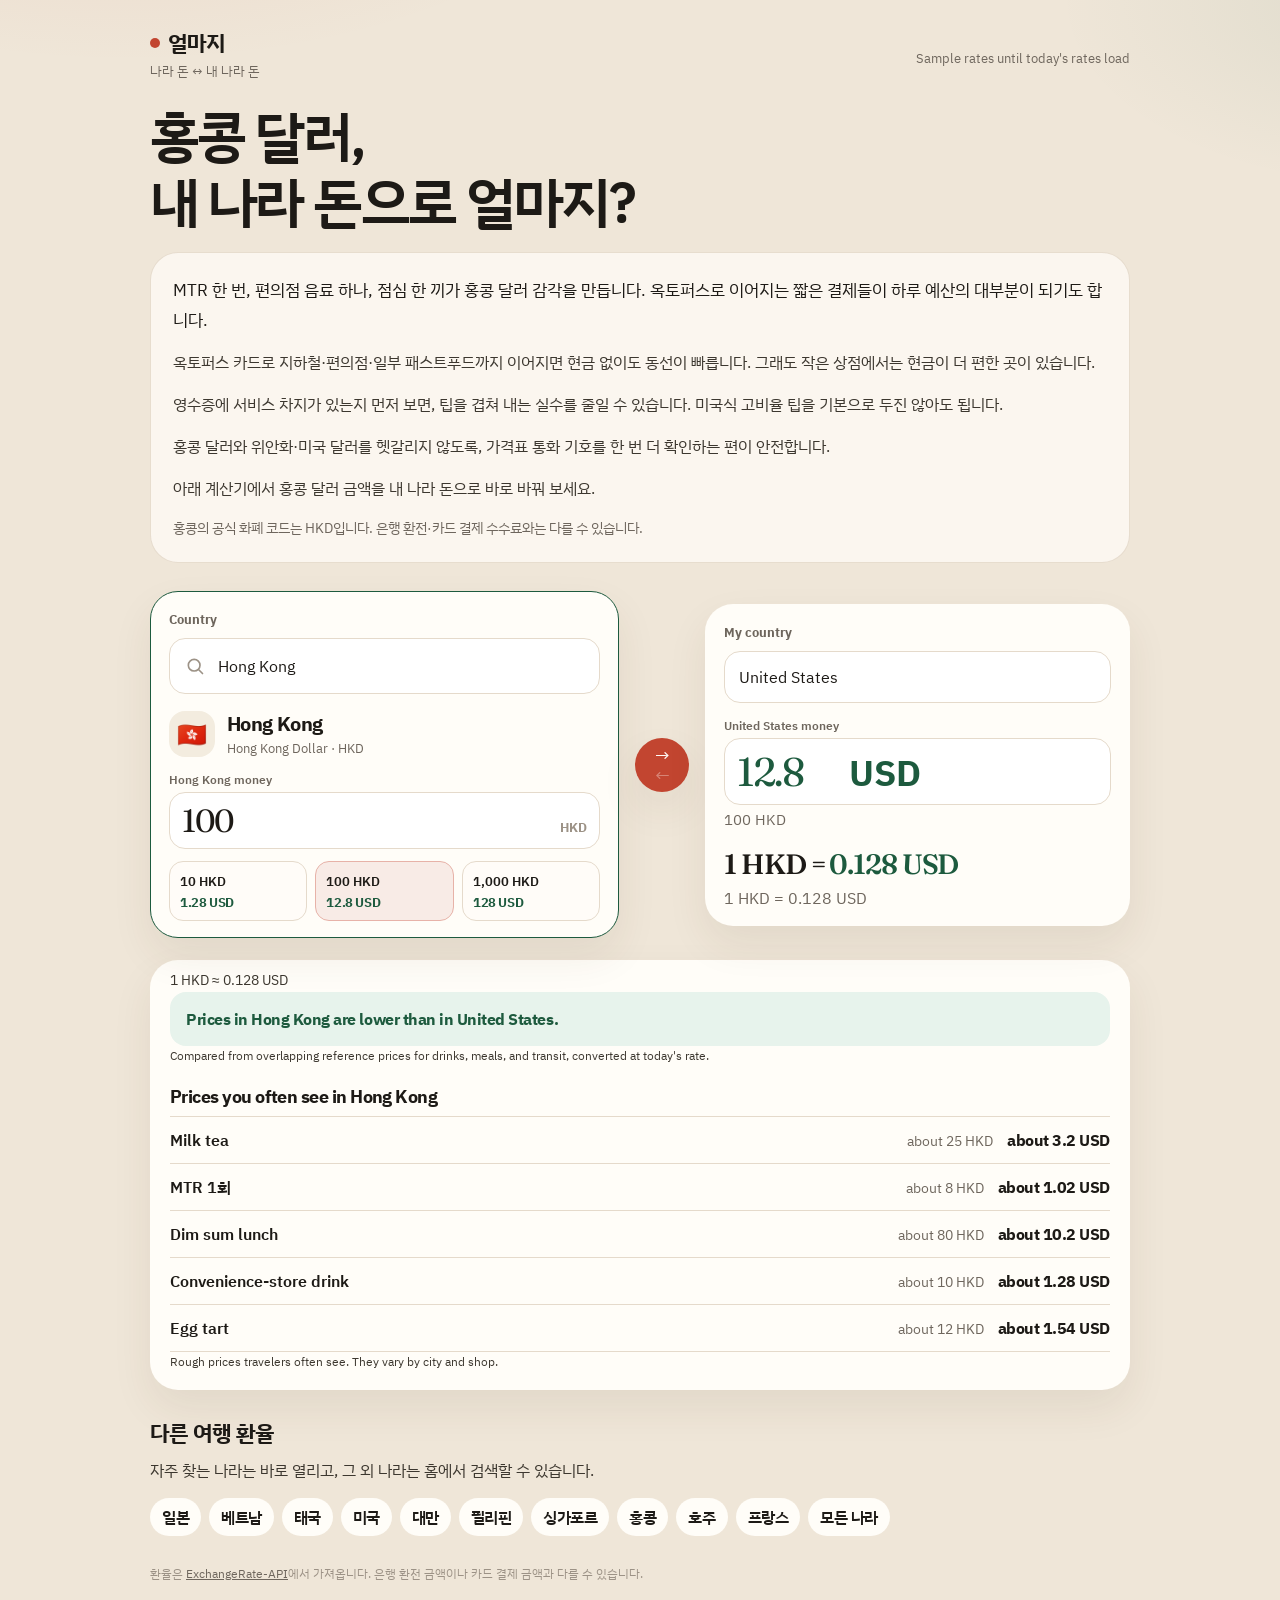
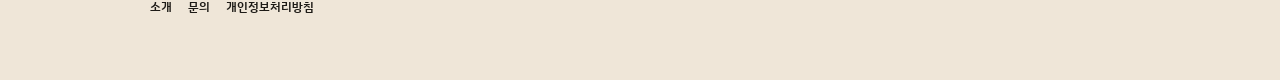
<file: hongkong.html>
<!DOCTYPE html>
<html lang="ko" data-country="hongkong">
<head>
  <meta charset="UTF-8">
  <meta name="viewport" content="width=device-width, initial-scale=1">
  <meta name="color-scheme" content="light">
  <title>홍콩 달러 환율 · 얼마지</title>
  <meta name="description" content="홍콩 달러가 내 나라 돈으로 얼마인지 계산합니다. 옥토퍼스 카드·MTR·서비스 차지 감각을 함께 봅니다.">
  <link rel="icon" href="data:image/svg+xml,%3Csvg xmlns='http://www.w3.org/2000/svg' viewBox='0 0 64 64'%3E%3Crect width='64' height='64' rx='16' fill='%23c24530'/%3E%3Ctext x='32' y='42' text-anchor='middle' font-size='32' fill='white' font-family='sans-serif'%3E₩%3C/text%3E%3C/svg%3E">
  <link rel="preconnect" href="https://fonts.googleapis.com">
  <link rel="preconnect" href="https://fonts.gstatic.com" crossorigin>
  <link href="https://fonts.googleapis.com/css2?family=Fraunces:opsz,wght@9..144,560;9..144,650&family=IBM+Plex+Sans+KR:wght@400;500;600;700&display=swap" rel="stylesheet">
  <link rel="stylesheet" href="styles.css">
  <script async src="https://pagead2.googlesyndication.com/pagead/js/adsbygoogle.js?client=ca-pub-2226897290481519"
     crossorigin="anonymous"></script>
  <link rel="prefetch" href="japan.html" as="document">
  <link rel="prefetch" href="vietnam.html" as="document">
  <link rel="prefetch" href="thailand.html" as="document">
  <link rel="prefetch" href="usa.html" as="document">
  <link rel="prefetch" href="taiwan.html" as="document">
  <link rel="prefetch" href="philippines.html" as="document">
  <link rel="prefetch" href="singapore.html" as="document">
  <link rel="prefetch" href="australia.html" as="document">
  <link rel="prefetch" href="france.html" as="document">
</head>
<body>
  <div class="app">
    <header class="top">
      <a class="brand brand-link" href="index.html">
        <span class="brand-mark"><i></i>얼마지</span>
        <small>나라 돈 ↔ 내 나라 돈</small>
      </a>
      <p class="today" id="today">오늘 환율</p>
    </header>

    <section class="hero">
      <h1>홍콩 달러,<br>내 나라 돈으로 얼마지?</h1>
    </section>

    <article class="country-guide" data-static-guide data-country="hongkong">
      <p class="lead">MTR 한 번, 편의점 음료 하나, 점심 한 끼가 홍콩 달러 감각을 만듭니다. 옥토퍼스로 이어지는 짧은 결제들이 하루 예산의 대부분이 되기도 합니다.</p>
      <p>옥토퍼스 카드로 지하철·편의점·일부 패스트푸드까지 이어지면 현금 없이도 동선이 빠릅니다. 그래도 작은 상점에서는 현금이 더 편한 곳이 있습니다.</p>
      <p>영수증에 서비스 차지가 있는지 먼저 보면, 팁을 겹쳐 내는 실수를 줄일 수 있습니다. 미국식 고비율 팁을 기본으로 두진 않아도 됩니다.</p>
      <p>홍콩 달러와 위안화·미국 달러를 헷갈리지 않도록, 가격표 통화 기호를 한 번 더 확인하는 편이 안전합니다.</p>
      <p>아래 계산기에서 홍콩 달러 금액을 내 나라 돈으로 바로 바꿔 보세요.</p>
      <p class="fine">홍콩의 공식 화폐 코드는 HKD입니다. 은행 환전·카드 결제 수수료와는 다를 수 있습니다.</p>
    </article>

    <div id="app"></div>

    <section class="country-index country-index-compact">
      <h2>다른 여행 환율</h2>
      <p>자주 찾는 나라는 바로 열리고, 그 외 나라는 홈에서 검색할 수 있습니다.</p>
      <nav class="country-links">
        <a href="japan.html">일본</a>
        <a href="vietnam.html">베트남</a>
        <a href="thailand.html">태국</a>
        <a href="usa.html">미국</a>
        <a href="taiwan.html">대만</a>
        <a href="philippines.html">필리핀</a>
        <a href="singapore.html">싱가포르</a>
        <a href="hongkong.html">홍콩</a>
        <a href="australia.html">호주</a>
        <a href="france.html">프랑스</a>
        <a href="index.html#countries">모든 나라</a>
      </nav>
    </section>

    <footer class="footer">
      <p>환율은 <a href="https://www.exchangerate-api.com" target="_blank" rel="noopener">ExchangeRate-API</a>에서 가져옵니다. 은행 환전 금액이나 카드 결제 금액과 다를 수 있습니다.</p>
      <nav class="legal-nav">
        <a href="about.html">소개</a>
        <a href="contact.html">문의</a>
        <a href="privacy.html">개인정보처리방침</a>
      </nav>
    </footer>
  </div>
  <script src="featured.js"></script>
  <script src="countries.js"></script>
  <script src="currencies.js"></script>
  <script src="more-countries.js"></script>
  <script src="i18n.js"></script>
  <script src="country-guides.js"></script>
  <script src="country-guides-more.js"></script>
  <script src="app.js"></script>
</body>
</html>
</file>
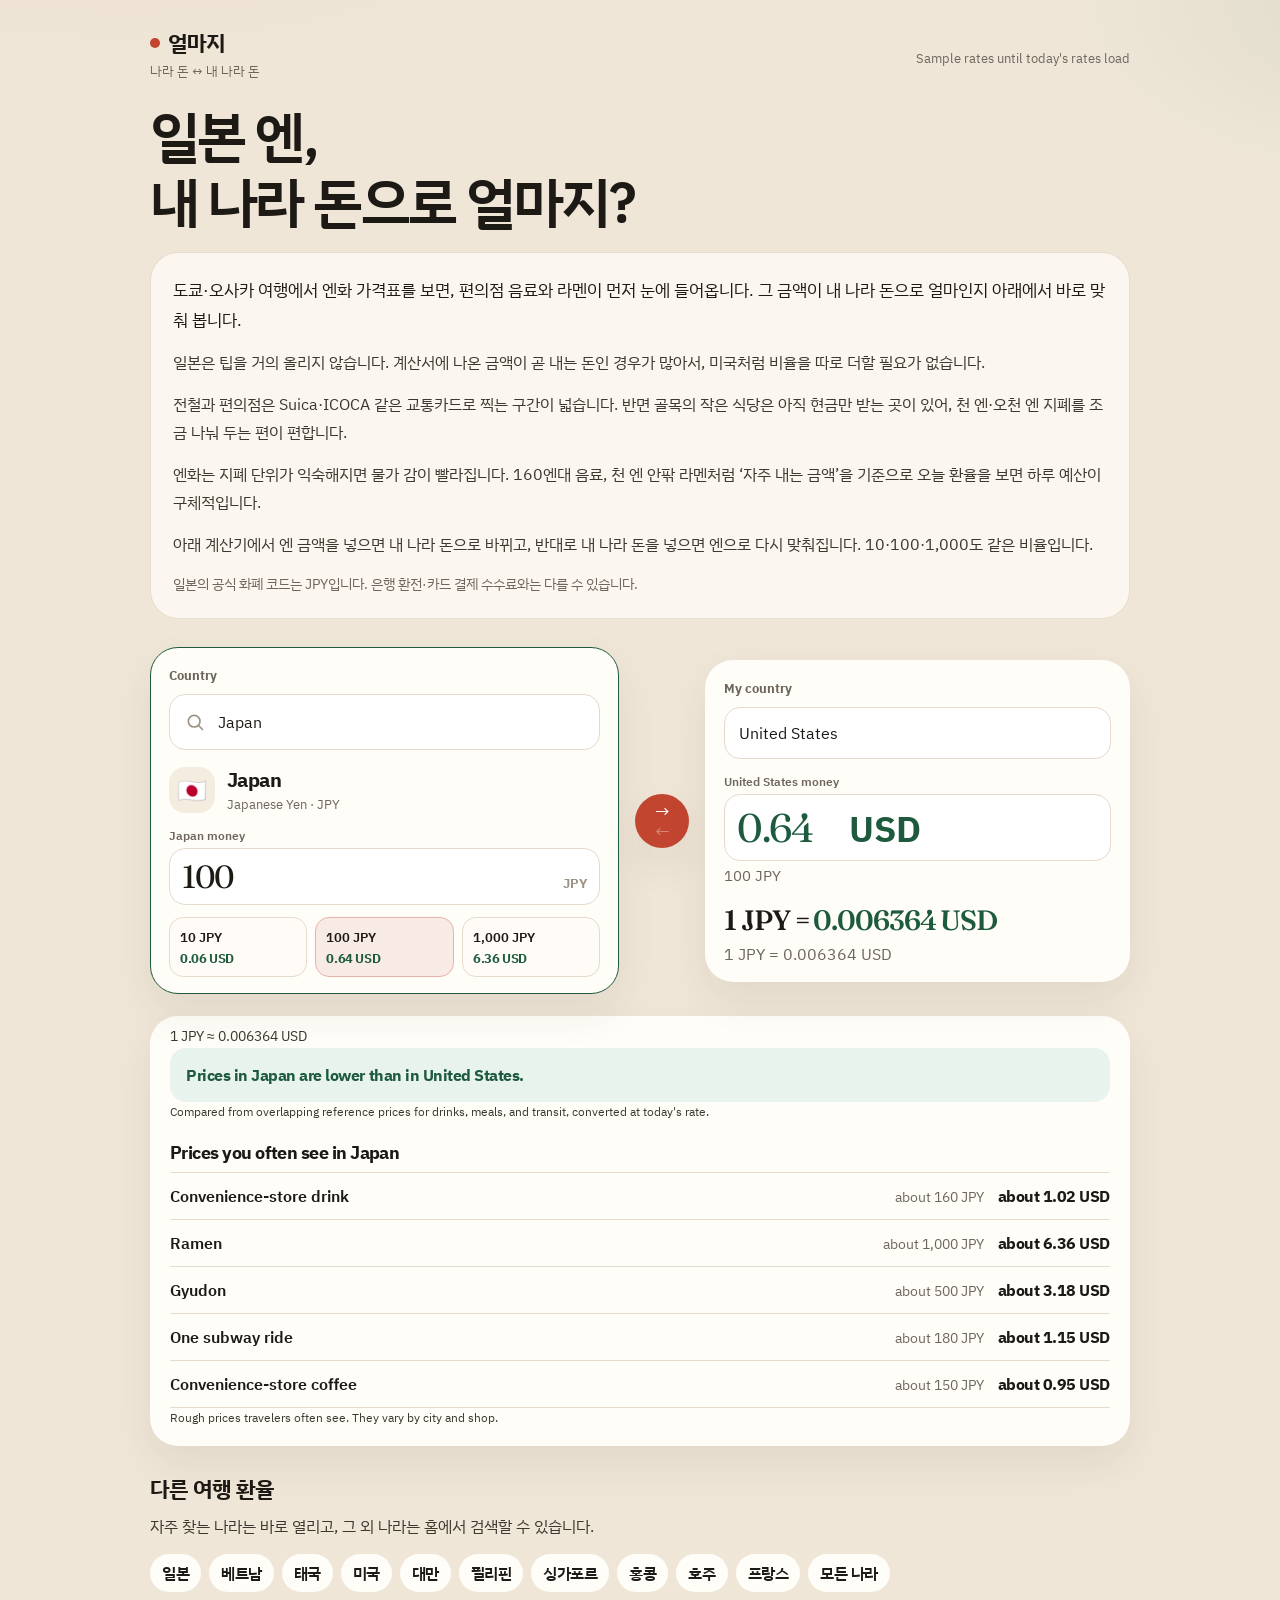
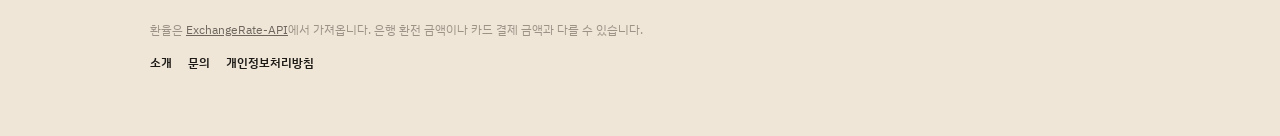
<file: japan.html>
<!DOCTYPE html>
<html lang="ko" data-country="japan">
<head>
  <meta charset="UTF-8">
  <meta name="viewport" content="width=device-width, initial-scale=1">
  <meta name="color-scheme" content="light">
  <title>일본 엔 환율 · 얼마지</title>
  <meta name="description" content="일본 엔이 내 나라 돈으로 얼마인지 바로 계산합니다. 교통카드·현금·팁 없는 계산 감각과 여행 때 자주 보는 가격을 함께 봅니다.">
  <link rel="icon" href="data:image/svg+xml,%3Csvg xmlns='http://www.w3.org/2000/svg' viewBox='0 0 64 64'%3E%3Crect width='64' height='64' rx='16' fill='%23c24530'/%3E%3Ctext x='32' y='42' text-anchor='middle' font-size='32' fill='white' font-family='sans-serif'%3E₩%3C/text%3E%3C/svg%3E">
  <link rel="preconnect" href="https://fonts.googleapis.com">
  <link rel="preconnect" href="https://fonts.gstatic.com" crossorigin>
  <link href="https://fonts.googleapis.com/css2?family=Fraunces:opsz,wght@9..144,560;9..144,650&family=IBM+Plex+Sans+KR:wght@400;500;600;700&display=swap" rel="stylesheet">
  <link rel="stylesheet" href="styles.css">
  <script async src="https://pagead2.googlesyndication.com/pagead/js/adsbygoogle.js?client=ca-pub-2226897290481519"
     crossorigin="anonymous"></script>
  <link rel="prefetch" href="vietnam.html" as="document">
  <link rel="prefetch" href="thailand.html" as="document">
  <link rel="prefetch" href="usa.html" as="document">
  <link rel="prefetch" href="taiwan.html" as="document">
  <link rel="prefetch" href="philippines.html" as="document">
  <link rel="prefetch" href="singapore.html" as="document">
  <link rel="prefetch" href="hongkong.html" as="document">
  <link rel="prefetch" href="australia.html" as="document">
  <link rel="prefetch" href="france.html" as="document">
</head>
<body>
  <div class="app">
    <header class="top">
      <a class="brand brand-link" href="index.html">
        <span class="brand-mark"><i></i>얼마지</span>
        <small>나라 돈 ↔ 내 나라 돈</small>
      </a>
      <p class="today" id="today">오늘 환율</p>
    </header>

    <section class="hero">
      <h1>일본 엔,<br>내 나라 돈으로 얼마지?</h1>
    </section>

    <article class="country-guide" data-static-guide data-country="japan">
      <p class="lead">도쿄·오사카 여행에서 엔화 가격표를 보면, 편의점 음료와 라멘이 먼저 눈에 들어옵니다. 그 금액이 내 나라 돈으로 얼마인지 아래에서 바로 맞춰 봅니다.</p>
      <p>일본은 팁을 거의 올리지 않습니다. 계산서에 나온 금액이 곧 내는 돈인 경우가 많아서, 미국처럼 비율을 따로 더할 필요가 없습니다.</p>
      <p>전철과 편의점은 Suica·ICOCA 같은 교통카드로 찍는 구간이 넓습니다. 반면 골목의 작은 식당은 아직 현금만 받는 곳이 있어, 천 엔·오천 엔 지폐를 조금 나눠 두는 편이 편합니다.</p>
      <p>엔화는 지폐 단위가 익숙해지면 물가 감이 빨라집니다. 160엔대 음료, 천 엔 안팎 라멘처럼 ‘자주 내는 금액’을 기준으로 오늘 환율을 보면 하루 예산이 구체적입니다.</p>
      <p>아래 계산기에서 엔 금액을 넣으면 내 나라 돈으로 바뀌고, 반대로 내 나라 돈을 넣으면 엔으로 다시 맞춰집니다. 10·100·1,000도 같은 비율입니다.</p>
      <p class="fine">일본의 공식 화폐 코드는 JPY입니다. 은행 환전·카드 결제 수수료와는 다를 수 있습니다.</p>
    </article>

    <div id="app"></div>

    <section class="country-index country-index-compact">
      <h2>다른 여행 환율</h2>
      <p>자주 찾는 나라는 바로 열리고, 그 외 나라는 홈에서 검색할 수 있습니다.</p>
      <nav class="country-links">
        <a href="japan.html">일본</a>
        <a href="vietnam.html">베트남</a>
        <a href="thailand.html">태국</a>
        <a href="usa.html">미국</a>
        <a href="taiwan.html">대만</a>
        <a href="philippines.html">필리핀</a>
        <a href="singapore.html">싱가포르</a>
        <a href="hongkong.html">홍콩</a>
        <a href="australia.html">호주</a>
        <a href="france.html">프랑스</a>
        <a href="index.html#countries">모든 나라</a>
      </nav>
    </section>

    <footer class="footer">
      <p>환율은 <a href="https://www.exchangerate-api.com" target="_blank" rel="noopener">ExchangeRate-API</a>에서 가져옵니다. 은행 환전 금액이나 카드 결제 금액과 다를 수 있습니다.</p>
      <nav class="legal-nav">
        <a href="about.html">소개</a>
        <a href="contact.html">문의</a>
        <a href="privacy.html">개인정보처리방침</a>
      </nav>
    </footer>
  </div>
  <script src="featured.js"></script>
  <script src="countries.js"></script>
  <script src="currencies.js"></script>
  <script src="more-countries.js"></script>
  <script src="i18n.js"></script>
  <script src="country-guides.js"></script>
  <script src="country-guides-more.js"></script>
  <script src="app.js"></script>
</body>
</html>
</file>
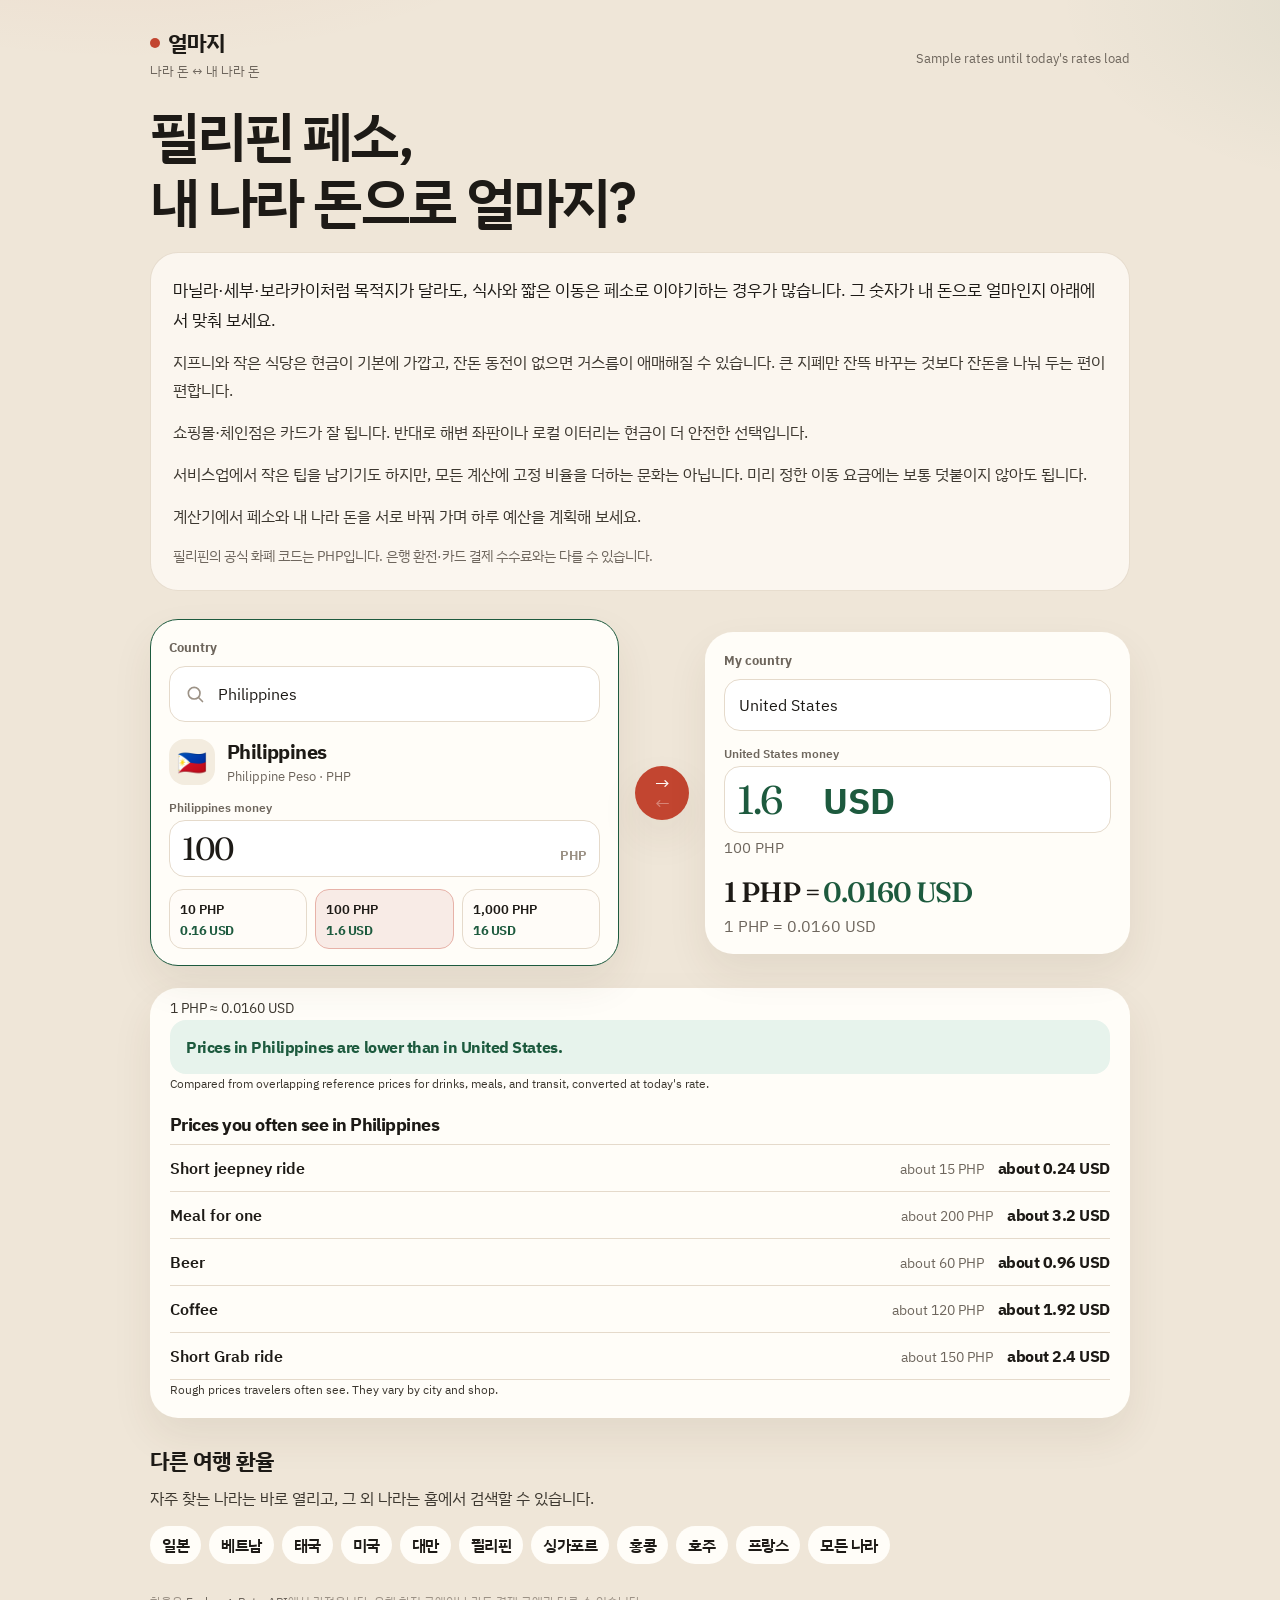
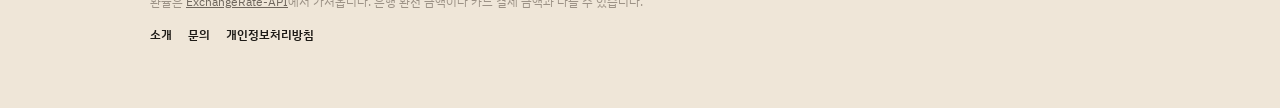
<file: philippines.html>
<!DOCTYPE html>
<html lang="ko" data-country="philippines">
<head>
  <meta charset="UTF-8">
  <meta name="viewport" content="width=device-width, initial-scale=1">
  <meta name="color-scheme" content="light">
  <title>필리핀 페소 환율 · 얼마지</title>
  <meta name="description" content="필리핀 페소가 내 나라 돈으로 얼마인지 계산합니다. 지프니·현금 잔돈·쇼핑몰 카드 결제 차이를 안내합니다.">
  <link rel="icon" href="data:image/svg+xml,%3Csvg xmlns='http://www.w3.org/2000/svg' viewBox='0 0 64 64'%3E%3Crect width='64' height='64' rx='16' fill='%23c24530'/%3E%3Ctext x='32' y='42' text-anchor='middle' font-size='32' fill='white' font-family='sans-serif'%3E₩%3C/text%3E%3C/svg%3E">
  <link rel="preconnect" href="https://fonts.googleapis.com">
  <link rel="preconnect" href="https://fonts.gstatic.com" crossorigin>
  <link href="https://fonts.googleapis.com/css2?family=Fraunces:opsz,wght@9..144,560;9..144,650&family=IBM+Plex+Sans+KR:wght@400;500;600;700&display=swap" rel="stylesheet">
  <link rel="stylesheet" href="styles.css">
  <script async src="https://pagead2.googlesyndication.com/pagead/js/adsbygoogle.js?client=ca-pub-2226897290481519"
     crossorigin="anonymous"></script>
  <link rel="prefetch" href="japan.html" as="document">
  <link rel="prefetch" href="vietnam.html" as="document">
  <link rel="prefetch" href="thailand.html" as="document">
  <link rel="prefetch" href="usa.html" as="document">
  <link rel="prefetch" href="taiwan.html" as="document">
  <link rel="prefetch" href="singapore.html" as="document">
  <link rel="prefetch" href="hongkong.html" as="document">
  <link rel="prefetch" href="australia.html" as="document">
  <link rel="prefetch" href="france.html" as="document">
</head>
<body>
  <div class="app">
    <header class="top">
      <a class="brand brand-link" href="index.html">
        <span class="brand-mark"><i></i>얼마지</span>
        <small>나라 돈 ↔ 내 나라 돈</small>
      </a>
      <p class="today" id="today">오늘 환율</p>
    </header>

    <section class="hero">
      <h1>필리핀 페소,<br>내 나라 돈으로 얼마지?</h1>
    </section>

    <article class="country-guide" data-static-guide data-country="philippines">
      <p class="lead">마닐라·세부·보라카이처럼 목적지가 달라도, 식사와 짧은 이동은 페소로 이야기하는 경우가 많습니다. 그 숫자가 내 돈으로 얼마인지 아래에서 맞춰 보세요.</p>
      <p>지프니와 작은 식당은 현금이 기본에 가깝고, 잔돈 동전이 없으면 거스름이 애매해질 수 있습니다. 큰 지폐만 잔뜩 바꾸는 것보다 잔돈을 나눠 두는 편이 편합니다.</p>
      <p>쇼핑몰·체인점은 카드가 잘 됩니다. 반대로 해변 좌판이나 로컬 이터리는 현금이 더 안전한 선택입니다.</p>
      <p>서비스업에서 작은 팁을 남기기도 하지만, 모든 계산에 고정 비율을 더하는 문화는 아닙니다. 미리 정한 이동 요금에는 보통 덧붙이지 않아도 됩니다.</p>
      <p>계산기에서 페소와 내 나라 돈을 서로 바꿔 가며 하루 예산을 계획해 보세요.</p>
      <p class="fine">필리핀의 공식 화폐 코드는 PHP입니다. 은행 환전·카드 결제 수수료와는 다를 수 있습니다.</p>
    </article>

    <div id="app"></div>

    <section class="country-index country-index-compact">
      <h2>다른 여행 환율</h2>
      <p>자주 찾는 나라는 바로 열리고, 그 외 나라는 홈에서 검색할 수 있습니다.</p>
      <nav class="country-links">
        <a href="japan.html">일본</a>
        <a href="vietnam.html">베트남</a>
        <a href="thailand.html">태국</a>
        <a href="usa.html">미국</a>
        <a href="taiwan.html">대만</a>
        <a href="philippines.html">필리핀</a>
        <a href="singapore.html">싱가포르</a>
        <a href="hongkong.html">홍콩</a>
        <a href="australia.html">호주</a>
        <a href="france.html">프랑스</a>
        <a href="index.html#countries">모든 나라</a>
      </nav>
    </section>

    <footer class="footer">
      <p>환율은 <a href="https://www.exchangerate-api.com" target="_blank" rel="noopener">ExchangeRate-API</a>에서 가져옵니다. 은행 환전 금액이나 카드 결제 금액과 다를 수 있습니다.</p>
      <nav class="legal-nav">
        <a href="about.html">소개</a>
        <a href="contact.html">문의</a>
        <a href="privacy.html">개인정보처리방침</a>
      </nav>
    </footer>
  </div>
  <script src="featured.js"></script>
  <script src="countries.js"></script>
  <script src="currencies.js"></script>
  <script src="more-countries.js"></script>
  <script src="i18n.js"></script>
  <script src="country-guides.js"></script>
  <script src="country-guides-more.js"></script>
  <script src="app.js"></script>
</body>
</html>
</file>
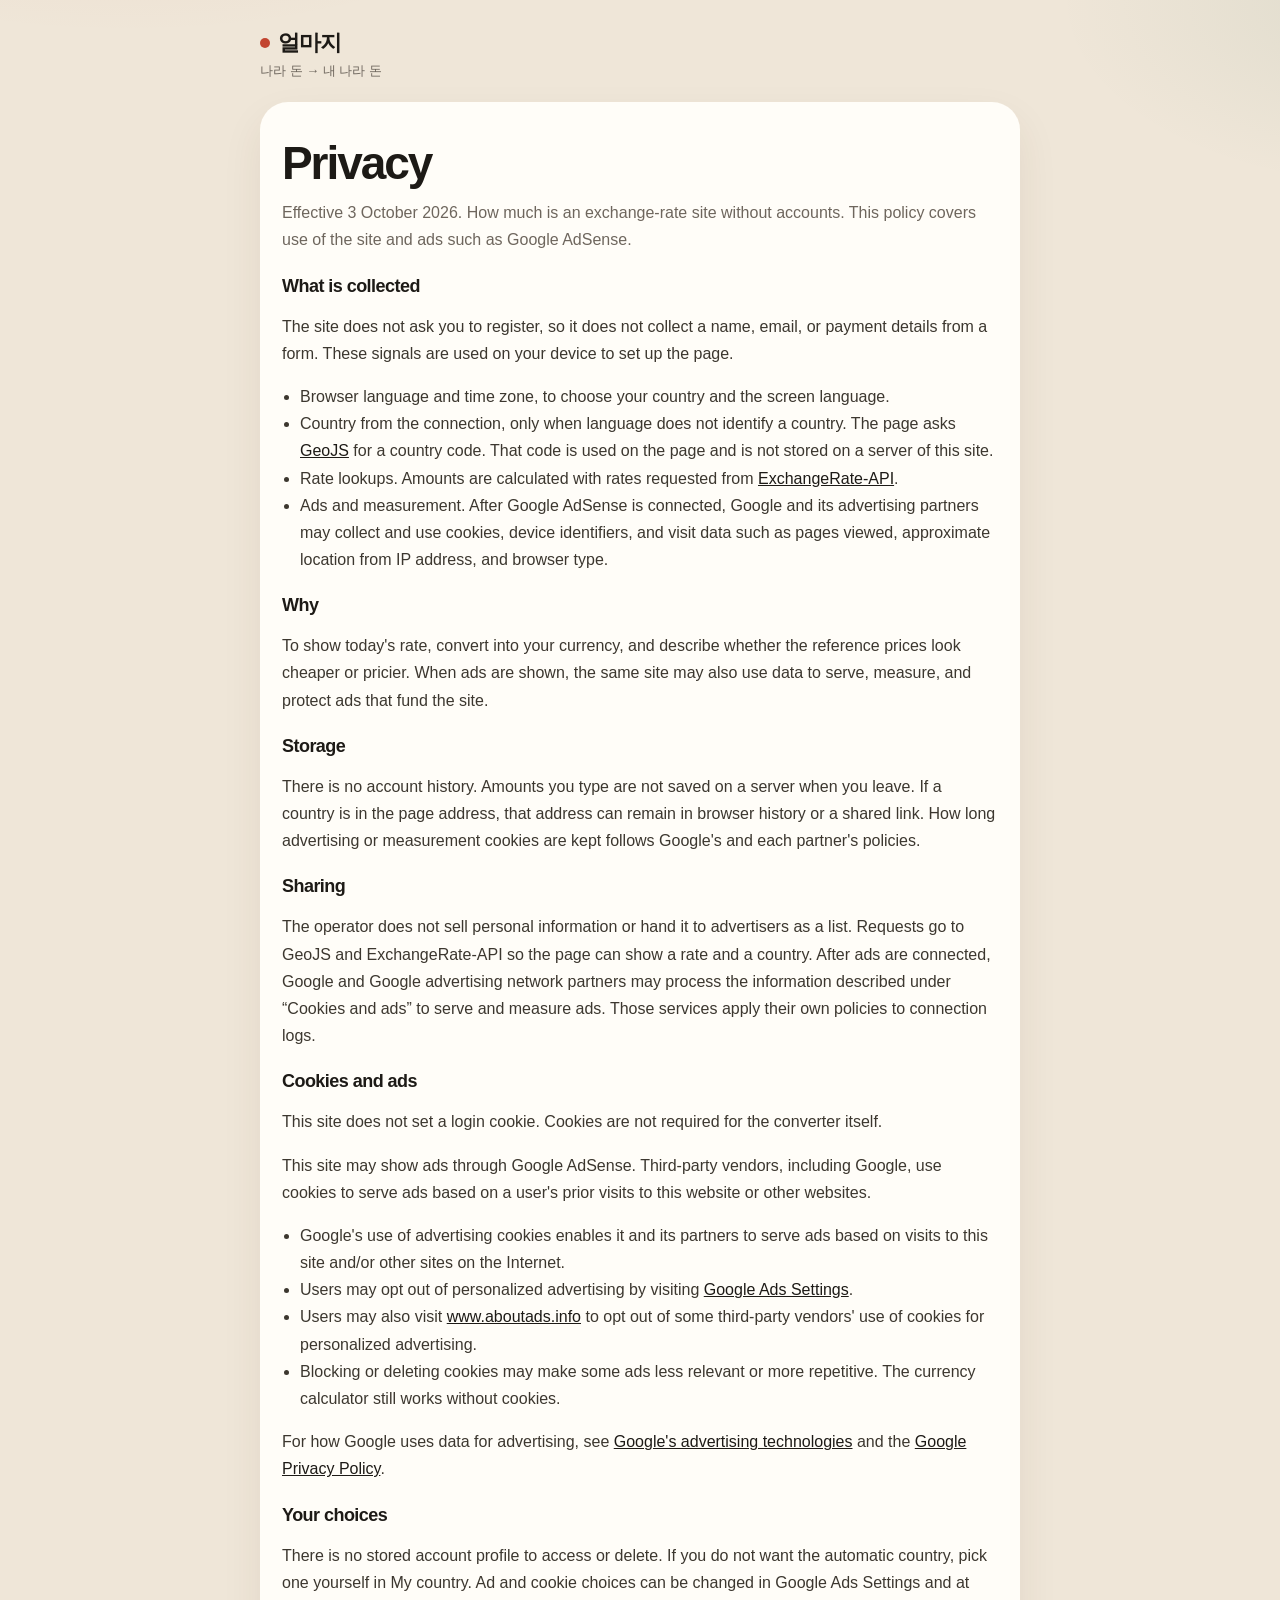
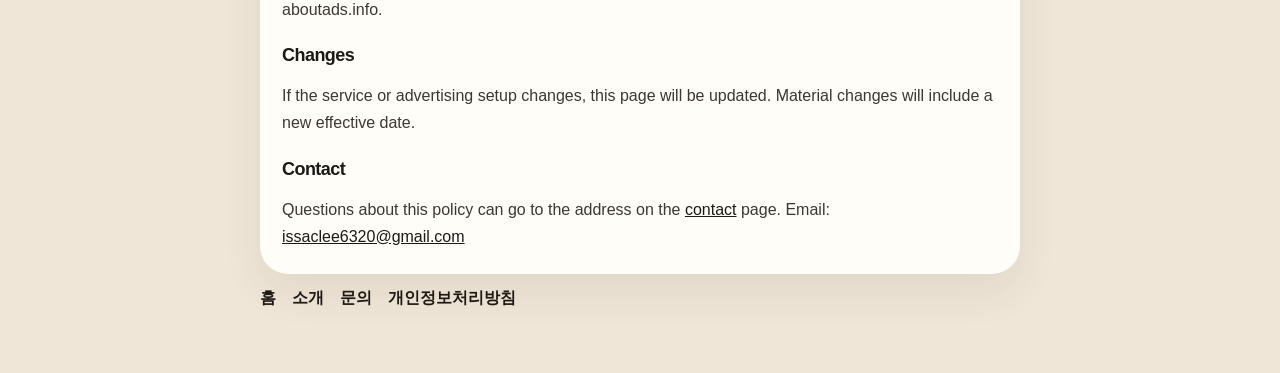
<file: privacy.html>
<!DOCTYPE html>
<html lang="ko">
<head>
  <meta charset="UTF-8">
  <meta name="viewport" content="width=device-width, initial-scale=1">
  <title>개인정보처리방침 · 얼마지</title>
  <link rel="stylesheet" href="styles.css">
  <script async src="https://pagead2.googlesyndication.com/pagead/js/adsbygoogle.js?client=ca-pub-2226897290481519"
     crossorigin="anonymous"></script>
</head>
<body>
  <div class="app doc">
    <header class="top">
      <a class="brand brand-link" href="index.html">
        <span class="brand-mark"><i></i>얼마지</span>
        <small>나라 돈 → 내 나라 돈</small>
      </a>
    </header>
    <article data-lang="ko">
      <h1>개인정보처리방침</h1>
      <p class="lead">시행일 2026년 10월 3일. 얼마지는 회원 가입 없는 환율 안내 사이트입니다. 이 방침은 사이트 이용과 Google AdSense 등 광고 표시에 적용됩니다.</p>
      <h2>수집하는 정보</h2>
      <p>이름, 이메일, 결제 정보처럼 이용자를 식별하는 정보는 회원가입으로 받지 않습니다. 화면을 맞추기 위해 아래 정보가 기기에 잠시 사용됩니다.</p>
      <ul>
        <li>브라우저 언어와 시간대. 내 나라와 화면 언어를 고르는 데 씁니다.</li>
        <li>접속 위치의 국가 코드. 언어만으로 나라가 정해지지 않을 때 <a href="https://www.geojs.io" target="_blank" rel="noopener">GeoJS</a>에 IP 기준 국가를 물어봅니다. 이 사이트는 응답으로 받은 국가 코드만 화면에 쓰고, 별도 서버에 저장하지 않습니다.</li>
        <li>환율 조회. 금액을 계산하려고 <a href="https://www.exchangerate-api.com" target="_blank" rel="noopener">ExchangeRate-API</a>에 환율을 요청합니다.</li>
        <li>광고·측정 관련 정보. Google AdSense가 연결된 뒤에는 Google과 광고 파트너가 쿠키·기기 식별자·방문 기록(방문한 페이지, IP 주소의 대략적 위치, 브라우저 종류 등)을 수집·사용할 수 있습니다.</li>
      </ul>
      <h2>이용 목적</h2>
      <p>고른 나라의 오늘 환율을 보여주고, 내 나라 돈으로 환산하며, 참고 물가가 싼 편인지 비싼 편인지 안내하는 데 씁니다. 광고가 표시되면 사이트 운영을 위한 광고 게재·측정·부정 클릭 방지에도 쓰입니다.</p>
      <h2>보관</h2>
      <p>조회 기록을 회원 계정으로 모아 두지 않습니다. 페이지를 닫으면 입력한 금액은 서버에 남지 않습니다. 주소에 나라 이름이 들어가면 그 주소는 브라우저 기록과 공유 링크에 남을 수 있습니다. 광고·측정용 쿠키의 보관 기간은 Google 및 각 광고 파트너의 정책에 따릅니다.</p>
      <h2>제3자 제공</h2>
      <p>운영자가 판매하거나 광고 목적의 명단으로 넘기지 않습니다. 환율 표시와 국가 판별을 위해 GeoJS·ExchangeRate-API로 요청이 전달됩니다. 광고가 연결된 뒤에는 Google 및 Google 광고 네트워크 파트너가 광고 게재·측정을 위해 아래 “쿠키와 광고”에 적은 정보를 처리할 수 있습니다. 각 서비스가 접속 기록을 어떻게 다루는지에 대해서는 해당 서비스의 정책이 적용됩니다.</p>
      <h2>쿠키와 광고</h2>
      <p>이 사이트는 로그인용 쿠키를 심지 않습니다. 사이트 기능만으로도 쿠키가 필수는 아닙니다.</p>
      <p>이 사이트는 Google AdSense를 통해 광고를 표시할 수 있습니다. 제3자 공급업체(Google 포함)는 쿠키를 사용해 이용자가 이 사이트나 다른 사이트를 방문한 기록에 따라 광고를 게재합니다.</p>
      <ul>
        <li>Google의 광고 쿠키를 사용하면, 이용자가 이 사이트 또는 인터넷의 다른 사이트를 방문한 이력을 바탕으로 광고를 보여줄 수 있습니다.</li>
        <li>이용자는 <a href="https://adssettings.google.com" target="_blank" rel="noopener">Google 광고 설정</a>에서 맞춤 광고를 끌 수 있습니다.</li>
        <li>관심 기반 광고를 더 넓게 거부하려면 <a href="https://www.aboutads.info/choices/" target="_blank" rel="noopener">www.aboutads.info</a>의 안내를 따를 수 있습니다.</li>
        <li>쿠키를 차단하거나 삭제하면 일부 광고가 관심과 맞지 않거나, 같은 광고가 반복해서 보일 수 있습니다. 사이트 환율 계산 기능 자체는 쿠키 없이도 동작합니다.</li>
      </ul>
      <p>Google이 광고와 관련해 데이터를 어떻게 쓰는지에 대한 안내는 <a href="https://policies.google.com/technologies/ads" target="_blank" rel="noopener">Google 광고 정책</a>과 <a href="https://policies.google.com/privacy" target="_blank" rel="noopener">Google 개인정보처리방침</a>을 참고하세요.</p>
      <h2>이용자의 권리</h2>
      <p>계정이 없어 서버에 저장된 개인정보를 열람하거나 지울 요청 대상은 없습니다. 국가 자동 선택을 원하지 않으면 오른쪽 내 나라 칸에서 직접 고르면 됩니다. 광고·쿠키와 관련된 선택은 위 Google 광고 설정과 aboutads.info에서 바꿀 수 있습니다.</p>
      <h2>방침 변경</h2>
      <p>서비스나 광고 방식이 바뀌면 이 페이지를 고쳐 알립니다. 중요한 변경이 있으면 시행일을 함께 갱신합니다.</p>
      <h2>문의</h2>
      <p>이 방침에 대한 질문은 <a href="contact.html">문의</a> 페이지의 이메일로 보내 주세요. 이메일: <span data-email><a href="mailto:issaclee6320@gmail.com">issaclee6320@gmail.com</a></span></p>
    </article>
    <article data-lang="en" hidden>
      <h1>Privacy</h1>
      <p class="lead">Effective 3 October 2026. How much is an exchange-rate site without accounts. This policy covers use of the site and ads such as Google AdSense.</p>
      <h2>What is collected</h2>
      <p>The site does not ask you to register, so it does not collect a name, email, or payment details from a form. These signals are used on your device to set up the page.</p>
      <ul>
        <li>Browser language and time zone, to choose your country and the screen language.</li>
        <li>Country from the connection, only when language does not identify a country. The page asks <a href="https://www.geojs.io" target="_blank" rel="noopener">GeoJS</a> for a country code. That code is used on the page and is not stored on a server of this site.</li>
        <li>Rate lookups. Amounts are calculated with rates requested from <a href="https://www.exchangerate-api.com" target="_blank" rel="noopener">ExchangeRate-API</a>.</li>
        <li>Ads and measurement. After Google AdSense is connected, Google and its advertising partners may collect and use cookies, device identifiers, and visit data such as pages viewed, approximate location from IP address, and browser type.</li>
      </ul>
      <h2>Why</h2>
      <p>To show today's rate, convert into your currency, and describe whether the reference prices look cheaper or pricier. When ads are shown, the same site may also use data to serve, measure, and protect ads that fund the site.</p>
      <h2>Storage</h2>
      <p>There is no account history. Amounts you type are not saved on a server when you leave. If a country is in the page address, that address can remain in browser history or a shared link. How long advertising or measurement cookies are kept follows Google's and each partner's policies.</p>
      <h2>Sharing</h2>
      <p>The operator does not sell personal information or hand it to advertisers as a list. Requests go to GeoJS and ExchangeRate-API so the page can show a rate and a country. After ads are connected, Google and Google advertising network partners may process the information described under “Cookies and ads” to serve and measure ads. Those services apply their own policies to connection logs.</p>
      <h2>Cookies and ads</h2>
      <p>This site does not set a login cookie. Cookies are not required for the converter itself.</p>
      <p>This site may show ads through Google AdSense. Third-party vendors, including Google, use cookies to serve ads based on a user's prior visits to this website or other websites.</p>
      <ul>
        <li>Google's use of advertising cookies enables it and its partners to serve ads based on visits to this site and/or other sites on the Internet.</li>
        <li>Users may opt out of personalized advertising by visiting <a href="https://adssettings.google.com" target="_blank" rel="noopener">Google Ads Settings</a>.</li>
        <li>Users may also visit <a href="https://www.aboutads.info/choices/" target="_blank" rel="noopener">www.aboutads.info</a> to opt out of some third-party vendors' use of cookies for personalized advertising.</li>
        <li>Blocking or deleting cookies may make some ads less relevant or more repetitive. The currency calculator still works without cookies.</li>
      </ul>
      <p>For how Google uses data for advertising, see <a href="https://policies.google.com/technologies/ads" target="_blank" rel="noopener">Google's advertising technologies</a> and the <a href="https://policies.google.com/privacy" target="_blank" rel="noopener">Google Privacy Policy</a>.</p>
      <h2>Your choices</h2>
      <p>There is no stored account profile to access or delete. If you do not want the automatic country, pick one yourself in My country. Ad and cookie choices can be changed in Google Ads Settings and at aboutads.info.</p>
      <h2>Changes</h2>
      <p>If the service or advertising setup changes, this page will be updated. Material changes will include a new effective date.</p>
      <h2>Contact</h2>
      <p>Questions about this policy can go to the address on the <a href="contact.html">contact</a> page. Email: <span data-email><a href="mailto:issaclee6320@gmail.com">issaclee6320@gmail.com</a></span></p>
    </article>
    <nav class="legal-nav">
      <a href="index.html">홈</a>
      <a href="about.html">소개</a>
      <a href="contact.html">문의</a>
      <a href="privacy.html">개인정보처리방침</a>
    </nav>
  </div>
  <script src="site.js"></script>
  <script src="pages.js"></script>
</body>
</html>
</file>
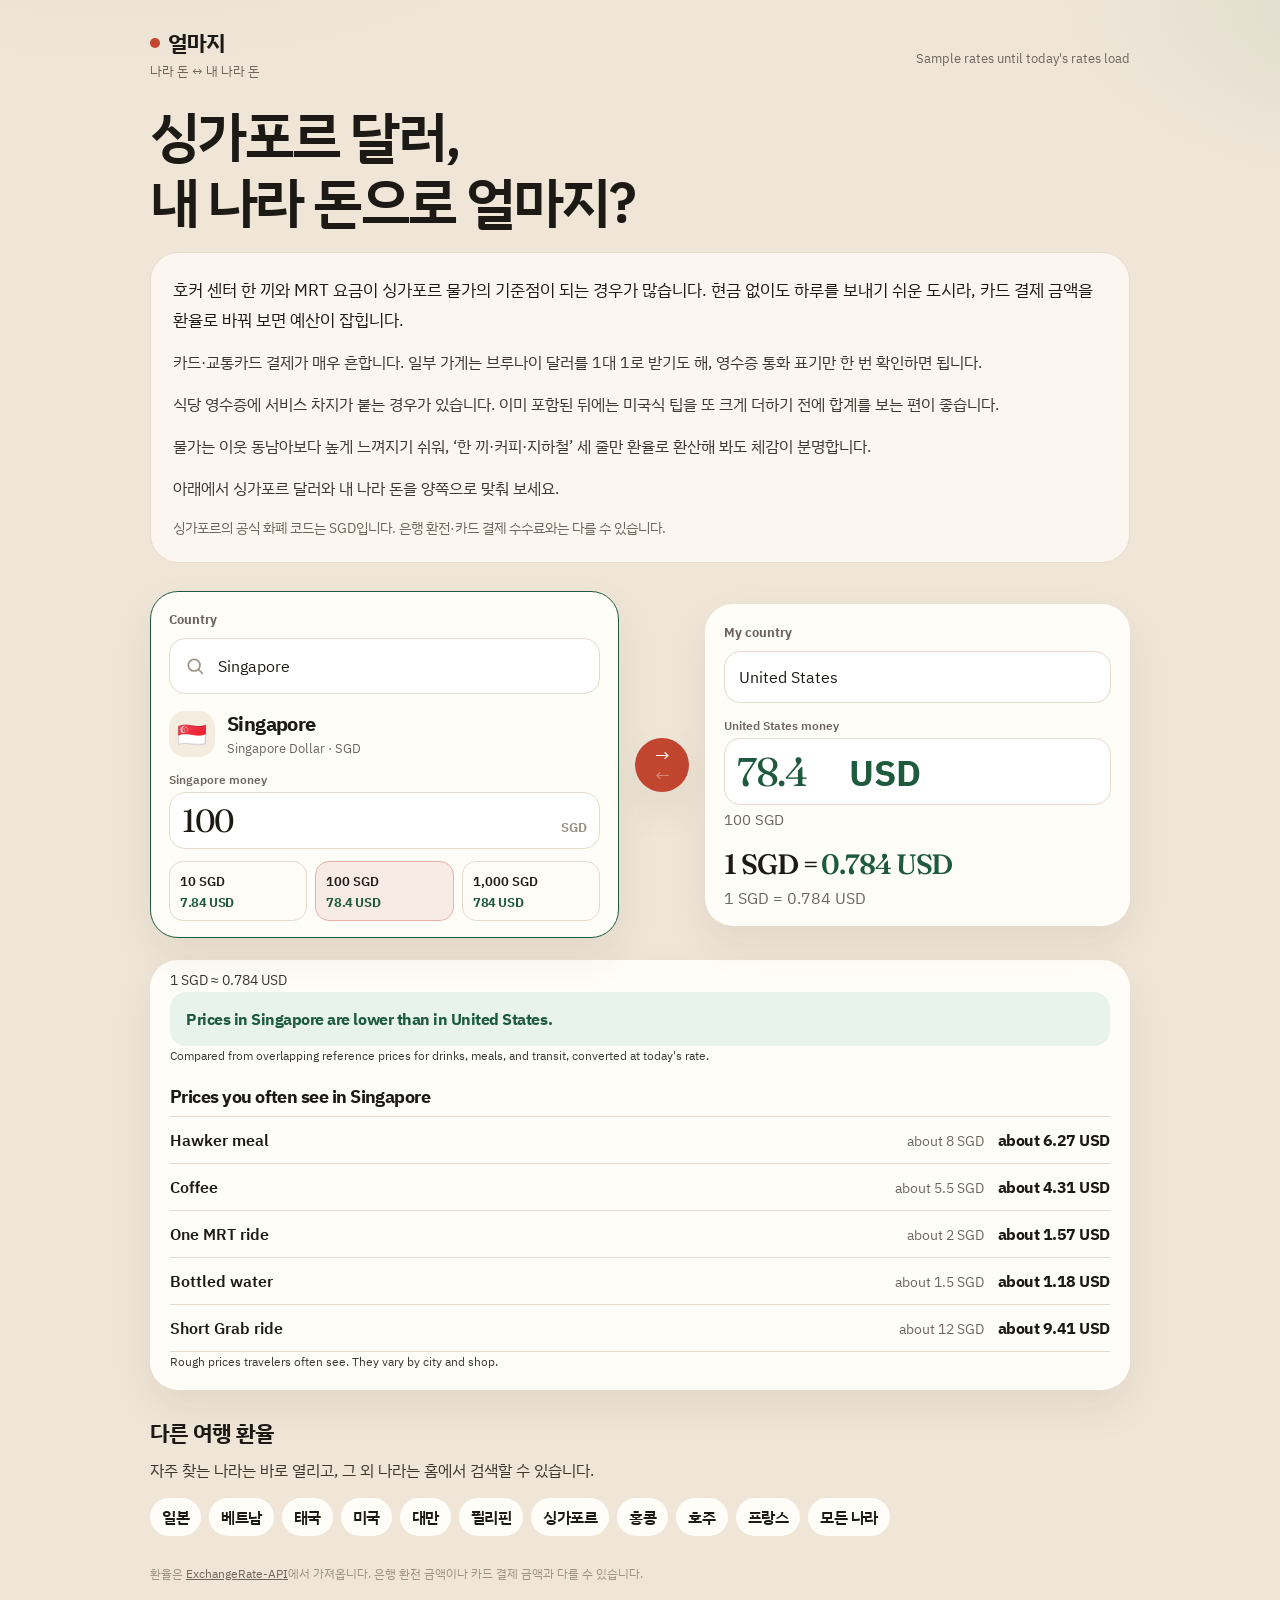
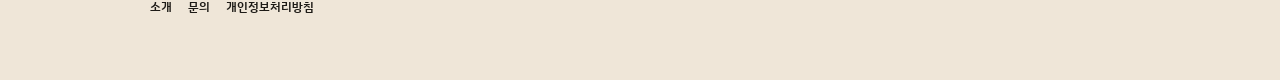
<file: singapore.html>
<!DOCTYPE html>
<html lang="ko" data-country="singapore">
<head>
  <meta charset="UTF-8">
  <meta name="viewport" content="width=device-width, initial-scale=1">
  <meta name="color-scheme" content="light">
  <title>싱가포르 달러 환율 · 얼마지</title>
  <meta name="description" content="싱가포르 달러가 내 나라 돈으로 얼마인지 계산합니다. 호커·MRT·카드 결제와 서비스 차지를 안내합니다.">
  <link rel="icon" href="data:image/svg+xml,%3Csvg xmlns='http://www.w3.org/2000/svg' viewBox='0 0 64 64'%3E%3Crect width='64' height='64' rx='16' fill='%23c24530'/%3E%3Ctext x='32' y='42' text-anchor='middle' font-size='32' fill='white' font-family='sans-serif'%3E₩%3C/text%3E%3C/svg%3E">
  <link rel="preconnect" href="https://fonts.googleapis.com">
  <link rel="preconnect" href="https://fonts.gstatic.com" crossorigin>
  <link href="https://fonts.googleapis.com/css2?family=Fraunces:opsz,wght@9..144,560;9..144,650&family=IBM+Plex+Sans+KR:wght@400;500;600;700&display=swap" rel="stylesheet">
  <link rel="stylesheet" href="styles.css">
  <script async src="https://pagead2.googlesyndication.com/pagead/js/adsbygoogle.js?client=ca-pub-2226897290481519"
     crossorigin="anonymous"></script>
  <link rel="prefetch" href="japan.html" as="document">
  <link rel="prefetch" href="vietnam.html" as="document">
  <link rel="prefetch" href="thailand.html" as="document">
  <link rel="prefetch" href="usa.html" as="document">
  <link rel="prefetch" href="taiwan.html" as="document">
  <link rel="prefetch" href="philippines.html" as="document">
  <link rel="prefetch" href="hongkong.html" as="document">
  <link rel="prefetch" href="australia.html" as="document">
  <link rel="prefetch" href="france.html" as="document">
</head>
<body>
  <div class="app">
    <header class="top">
      <a class="brand brand-link" href="index.html">
        <span class="brand-mark"><i></i>얼마지</span>
        <small>나라 돈 ↔ 내 나라 돈</small>
      </a>
      <p class="today" id="today">오늘 환율</p>
    </header>

    <section class="hero">
      <h1>싱가포르 달러,<br>내 나라 돈으로 얼마지?</h1>
    </section>

    <article class="country-guide" data-static-guide data-country="singapore">
      <p class="lead">호커 센터 한 끼와 MRT 요금이 싱가포르 물가의 기준점이 되는 경우가 많습니다. 현금 없이도 하루를 보내기 쉬운 도시라, 카드 결제 금액을 환율로 바꿔 보면 예산이 잡힙니다.</p>
      <p>카드·교통카드 결제가 매우 흔합니다. 일부 가게는 브루나이 달러를 1대 1로 받기도 해, 영수증 통화 표기만 한 번 확인하면 됩니다.</p>
      <p>식당 영수증에 서비스 차지가 붙는 경우가 있습니다. 이미 포함된 뒤에는 미국식 팁을 또 크게 더하기 전에 합계를 보는 편이 좋습니다.</p>
      <p>물가는 이웃 동남아보다 높게 느껴지기 쉬워, ‘한 끼·커피·지하철’ 세 줄만 환율로 환산해 봐도 체감이 분명합니다.</p>
      <p>아래에서 싱가포르 달러와 내 나라 돈을 양쪽으로 맞춰 보세요.</p>
      <p class="fine">싱가포르의 공식 화폐 코드는 SGD입니다. 은행 환전·카드 결제 수수료와는 다를 수 있습니다.</p>
    </article>

    <div id="app"></div>

    <section class="country-index country-index-compact">
      <h2>다른 여행 환율</h2>
      <p>자주 찾는 나라는 바로 열리고, 그 외 나라는 홈에서 검색할 수 있습니다.</p>
      <nav class="country-links">
        <a href="japan.html">일본</a>
        <a href="vietnam.html">베트남</a>
        <a href="thailand.html">태국</a>
        <a href="usa.html">미국</a>
        <a href="taiwan.html">대만</a>
        <a href="philippines.html">필리핀</a>
        <a href="singapore.html">싱가포르</a>
        <a href="hongkong.html">홍콩</a>
        <a href="australia.html">호주</a>
        <a href="france.html">프랑스</a>
        <a href="index.html#countries">모든 나라</a>
      </nav>
    </section>

    <footer class="footer">
      <p>환율은 <a href="https://www.exchangerate-api.com" target="_blank" rel="noopener">ExchangeRate-API</a>에서 가져옵니다. 은행 환전 금액이나 카드 결제 금액과 다를 수 있습니다.</p>
      <nav class="legal-nav">
        <a href="about.html">소개</a>
        <a href="contact.html">문의</a>
        <a href="privacy.html">개인정보처리방침</a>
      </nav>
    </footer>
  </div>
  <script src="featured.js"></script>
  <script src="countries.js"></script>
  <script src="currencies.js"></script>
  <script src="more-countries.js"></script>
  <script src="i18n.js"></script>
  <script src="country-guides.js"></script>
  <script src="country-guides-more.js"></script>
  <script src="app.js"></script>
</body>
</html>
</file>
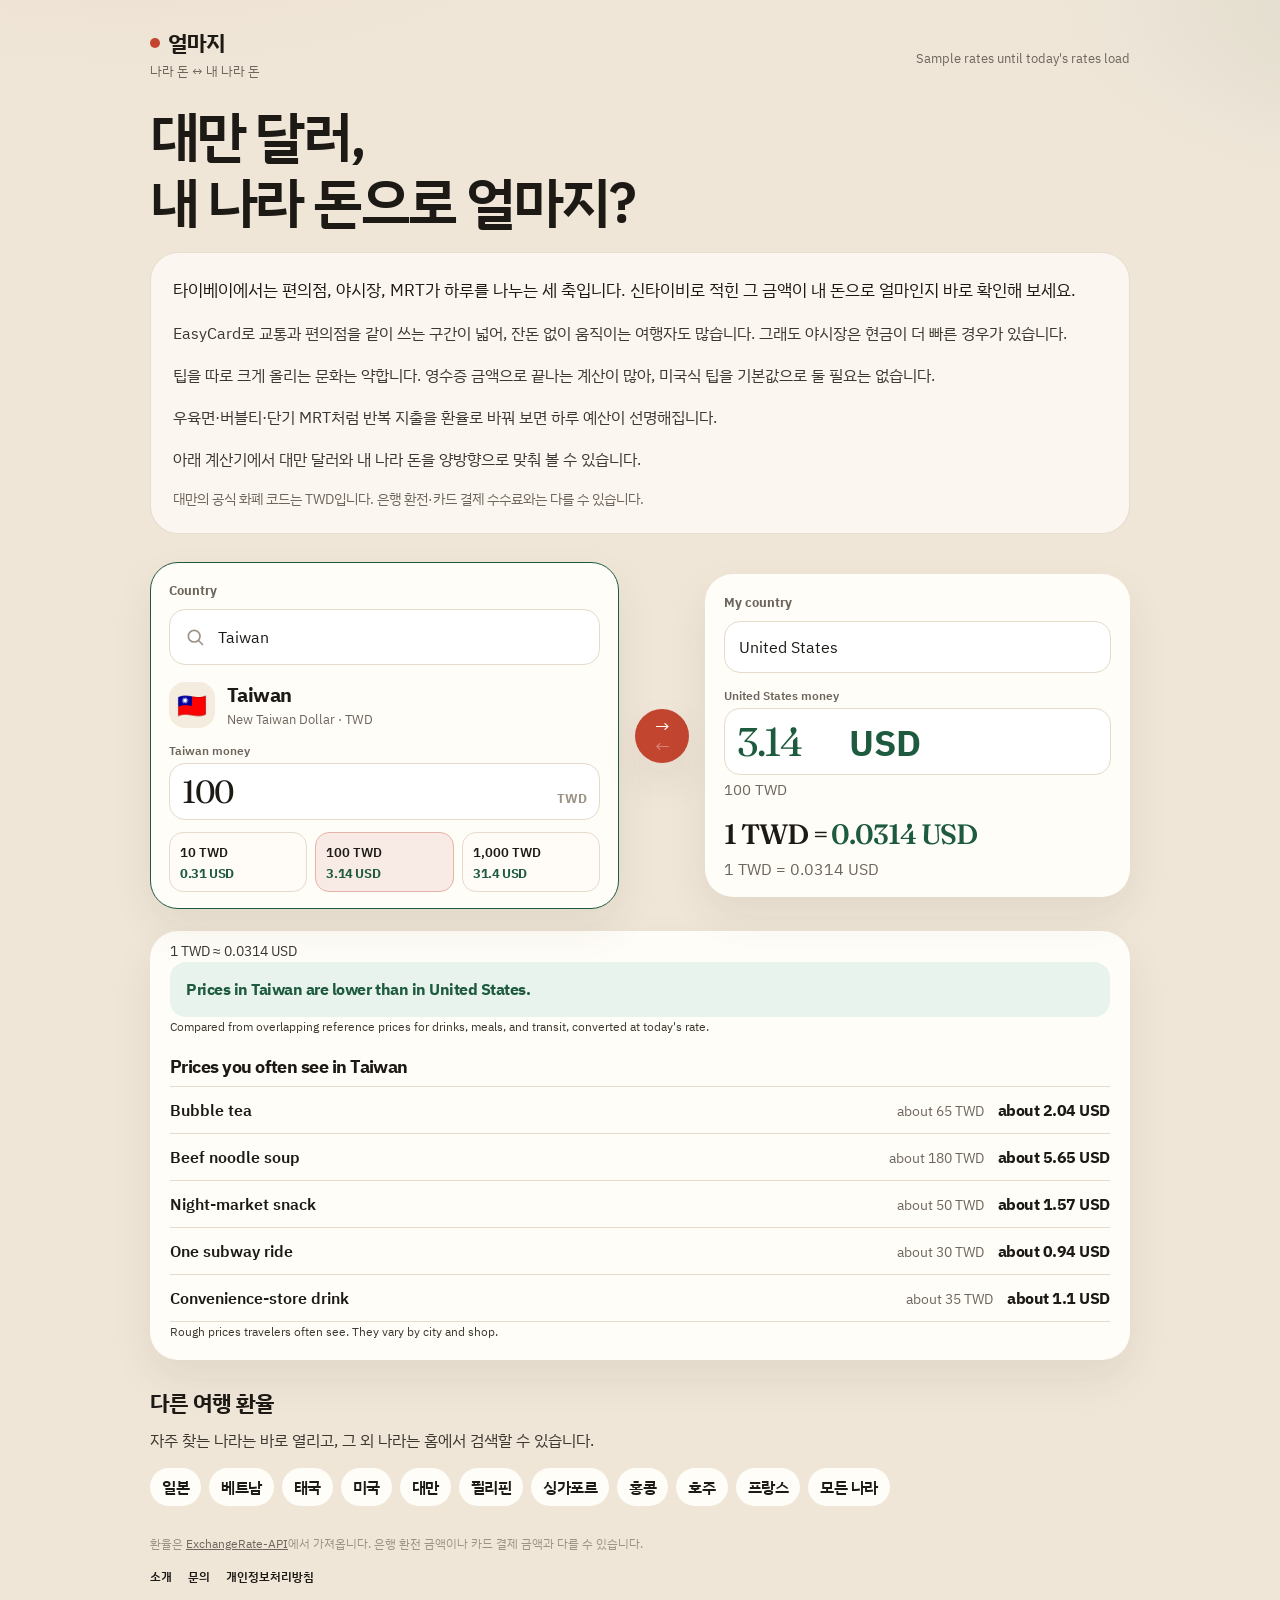
<file: taiwan.html>
<!DOCTYPE html>
<html lang="ko" data-country="taiwan">
<head>
  <meta charset="UTF-8">
  <meta name="viewport" content="width=device-width, initial-scale=1">
  <meta name="color-scheme" content="light">
  <title>대만 달러 환율 · 얼마지</title>
  <meta name="description" content="대만 신타이비가 내 나라 돈으로 얼마인지 계산합니다. EasyCard·야시장·편의점 결제 감각을 함께 안내합니다.">
  <link rel="icon" href="data:image/svg+xml,%3Csvg xmlns='http://www.w3.org/2000/svg' viewBox='0 0 64 64'%3E%3Crect width='64' height='64' rx='16' fill='%23c24530'/%3E%3Ctext x='32' y='42' text-anchor='middle' font-size='32' fill='white' font-family='sans-serif'%3E₩%3C/text%3E%3C/svg%3E">
  <link rel="preconnect" href="https://fonts.googleapis.com">
  <link rel="preconnect" href="https://fonts.gstatic.com" crossorigin>
  <link href="https://fonts.googleapis.com/css2?family=Fraunces:opsz,wght@9..144,560;9..144,650&family=IBM+Plex+Sans+KR:wght@400;500;600;700&display=swap" rel="stylesheet">
  <link rel="stylesheet" href="styles.css">
  <script async src="https://pagead2.googlesyndication.com/pagead/js/adsbygoogle.js?client=ca-pub-2226897290481519"
     crossorigin="anonymous"></script>
  <link rel="prefetch" href="japan.html" as="document">
  <link rel="prefetch" href="vietnam.html" as="document">
  <link rel="prefetch" href="thailand.html" as="document">
  <link rel="prefetch" href="usa.html" as="document">
  <link rel="prefetch" href="philippines.html" as="document">
  <link rel="prefetch" href="singapore.html" as="document">
  <link rel="prefetch" href="hongkong.html" as="document">
  <link rel="prefetch" href="australia.html" as="document">
  <link rel="prefetch" href="france.html" as="document">
</head>
<body>
  <div class="app">
    <header class="top">
      <a class="brand brand-link" href="index.html">
        <span class="brand-mark"><i></i>얼마지</span>
        <small>나라 돈 ↔ 내 나라 돈</small>
      </a>
      <p class="today" id="today">오늘 환율</p>
    </header>

    <section class="hero">
      <h1>대만 달러,<br>내 나라 돈으로 얼마지?</h1>
    </section>

    <article class="country-guide" data-static-guide data-country="taiwan">
      <p class="lead">타이베이에서는 편의점, 야시장, MRT가 하루를 나누는 세 축입니다. 신타이비로 적힌 그 금액이 내 돈으로 얼마인지 바로 확인해 보세요.</p>
      <p>EasyCard로 교통과 편의점을 같이 쓰는 구간이 넓어, 잔돈 없이 움직이는 여행자도 많습니다. 그래도 야시장은 현금이 더 빠른 경우가 있습니다.</p>
      <p>팁을 따로 크게 올리는 문화는 약합니다. 영수증 금액으로 끝나는 계산이 많아, 미국식 팁을 기본값으로 둘 필요는 없습니다.</p>
      <p>우육면·버블티·단기 MRT처럼 반복 지출을 환율로 바꿔 보면 하루 예산이 선명해집니다.</p>
      <p>아래 계산기에서 대만 달러와 내 나라 돈을 양방향으로 맞춰 볼 수 있습니다.</p>
      <p class="fine">대만의 공식 화폐 코드는 TWD입니다. 은행 환전·카드 결제 수수료와는 다를 수 있습니다.</p>
    </article>

    <div id="app"></div>

    <section class="country-index country-index-compact">
      <h2>다른 여행 환율</h2>
      <p>자주 찾는 나라는 바로 열리고, 그 외 나라는 홈에서 검색할 수 있습니다.</p>
      <nav class="country-links">
        <a href="japan.html">일본</a>
        <a href="vietnam.html">베트남</a>
        <a href="thailand.html">태국</a>
        <a href="usa.html">미국</a>
        <a href="taiwan.html">대만</a>
        <a href="philippines.html">필리핀</a>
        <a href="singapore.html">싱가포르</a>
        <a href="hongkong.html">홍콩</a>
        <a href="australia.html">호주</a>
        <a href="france.html">프랑스</a>
        <a href="index.html#countries">모든 나라</a>
      </nav>
    </section>

    <footer class="footer">
      <p>환율은 <a href="https://www.exchangerate-api.com" target="_blank" rel="noopener">ExchangeRate-API</a>에서 가져옵니다. 은행 환전 금액이나 카드 결제 금액과 다를 수 있습니다.</p>
      <nav class="legal-nav">
        <a href="about.html">소개</a>
        <a href="contact.html">문의</a>
        <a href="privacy.html">개인정보처리방침</a>
      </nav>
    </footer>
  </div>
  <script src="featured.js"></script>
  <script src="countries.js"></script>
  <script src="currencies.js"></script>
  <script src="more-countries.js"></script>
  <script src="i18n.js"></script>
  <script src="country-guides.js"></script>
  <script src="country-guides-more.js"></script>
  <script src="app.js"></script>
</body>
</html>
</file>
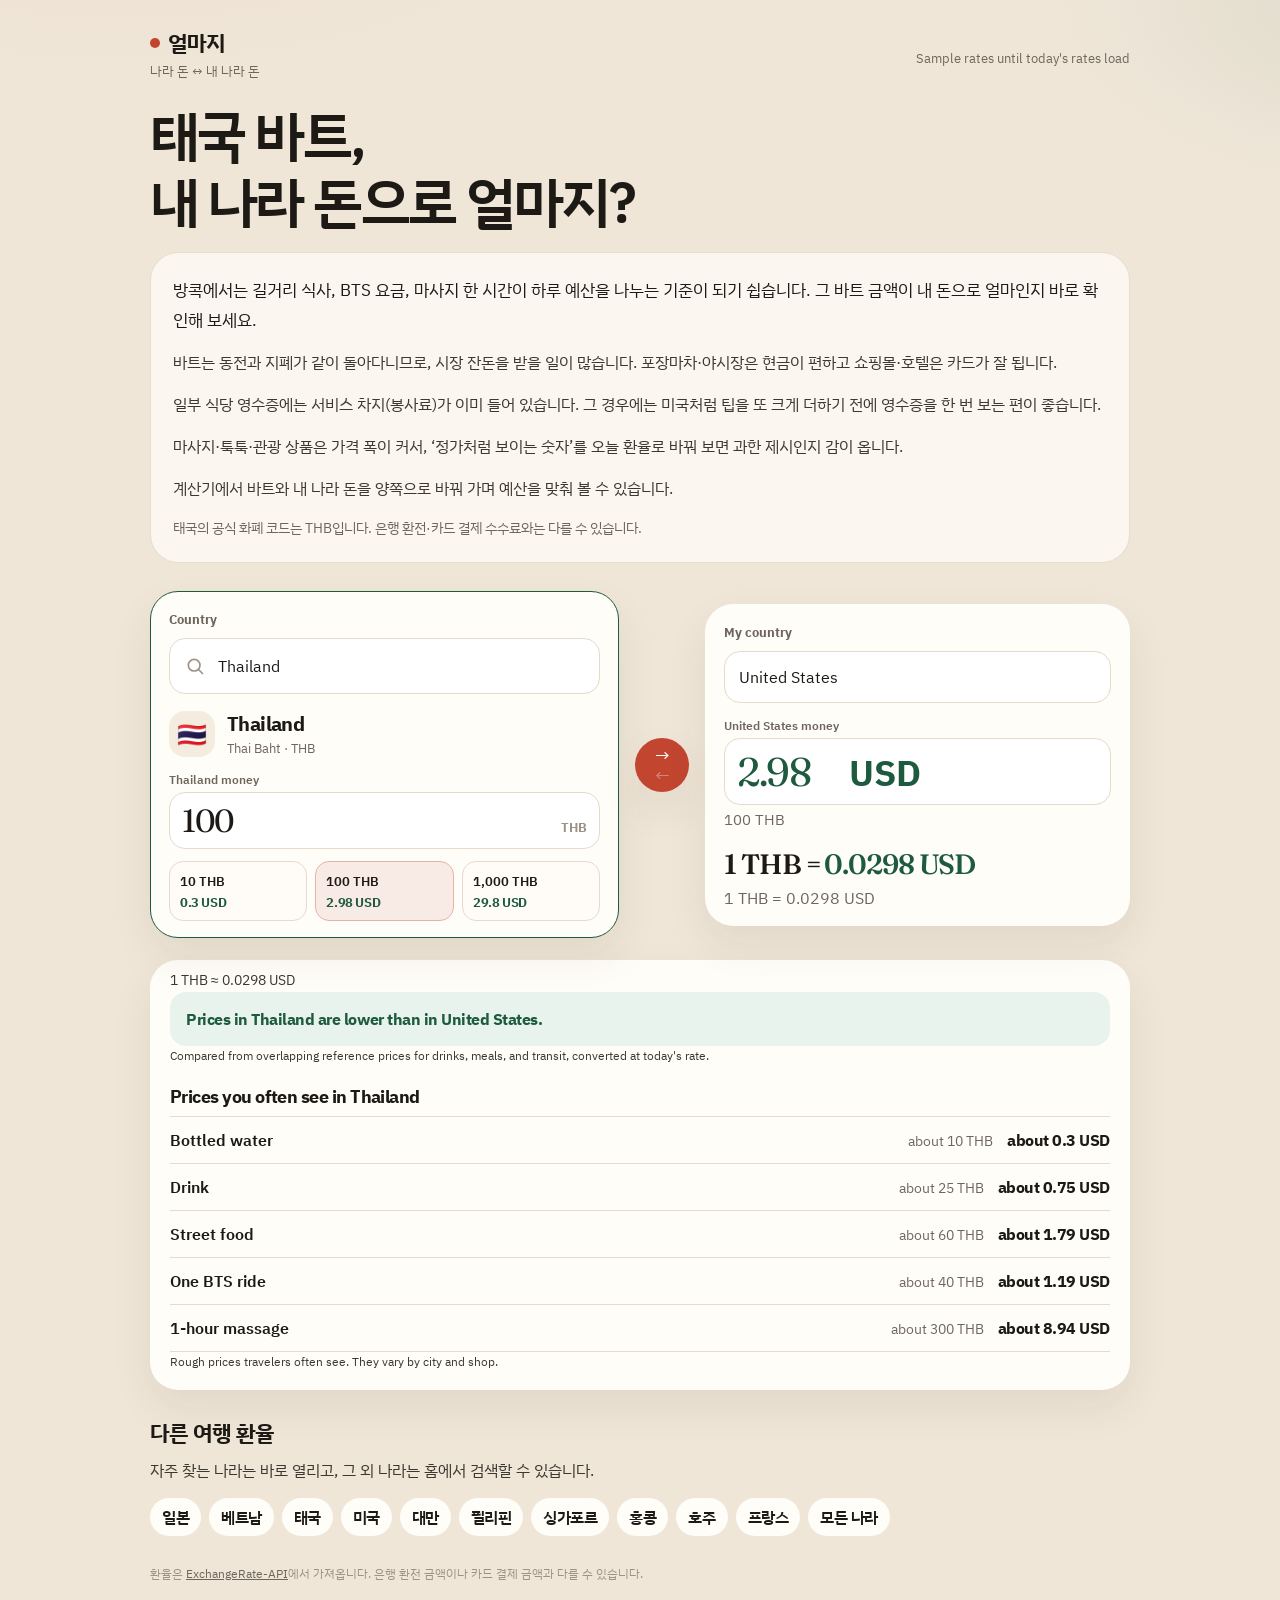
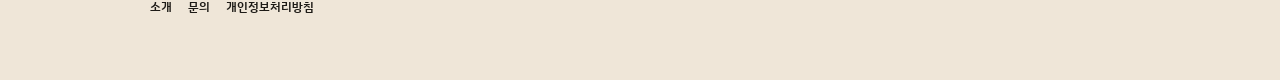
<file: thailand.html>
<!DOCTYPE html>
<html lang="ko" data-country="thailand">
<head>
  <meta charset="UTF-8">
  <meta name="viewport" content="width=device-width, initial-scale=1">
  <meta name="color-scheme" content="light">
  <title>태국 바트 환율 · 얼마지</title>
  <meta name="description" content="태국 바트가 내 나라 돈으로 얼마인지 계산합니다. 길거리 음식·BTS·마사지 가격 감각과 현금·카드 쓰임을 안내합니다.">
  <link rel="icon" href="data:image/svg+xml,%3Csvg xmlns='http://www.w3.org/2000/svg' viewBox='0 0 64 64'%3E%3Crect width='64' height='64' rx='16' fill='%23c24530'/%3E%3Ctext x='32' y='42' text-anchor='middle' font-size='32' fill='white' font-family='sans-serif'%3E₩%3C/text%3E%3C/svg%3E">
  <link rel="preconnect" href="https://fonts.googleapis.com">
  <link rel="preconnect" href="https://fonts.gstatic.com" crossorigin>
  <link href="https://fonts.googleapis.com/css2?family=Fraunces:opsz,wght@9..144,560;9..144,650&family=IBM+Plex+Sans+KR:wght@400;500;600;700&display=swap" rel="stylesheet">
  <link rel="stylesheet" href="styles.css">
  <script async src="https://pagead2.googlesyndication.com/pagead/js/adsbygoogle.js?client=ca-pub-2226897290481519"
     crossorigin="anonymous"></script>
  <link rel="prefetch" href="japan.html" as="document">
  <link rel="prefetch" href="vietnam.html" as="document">
  <link rel="prefetch" href="usa.html" as="document">
  <link rel="prefetch" href="taiwan.html" as="document">
  <link rel="prefetch" href="philippines.html" as="document">
  <link rel="prefetch" href="singapore.html" as="document">
  <link rel="prefetch" href="hongkong.html" as="document">
  <link rel="prefetch" href="australia.html" as="document">
  <link rel="prefetch" href="france.html" as="document">
</head>
<body>
  <div class="app">
    <header class="top">
      <a class="brand brand-link" href="index.html">
        <span class="brand-mark"><i></i>얼마지</span>
        <small>나라 돈 ↔ 내 나라 돈</small>
      </a>
      <p class="today" id="today">오늘 환율</p>
    </header>

    <section class="hero">
      <h1>태국 바트,<br>내 나라 돈으로 얼마지?</h1>
    </section>

    <article class="country-guide" data-static-guide data-country="thailand">
      <p class="lead">방콕에서는 길거리 식사, BTS 요금, 마사지 한 시간이 하루 예산을 나누는 기준이 되기 쉽습니다. 그 바트 금액이 내 돈으로 얼마인지 바로 확인해 보세요.</p>
      <p>바트는 동전과 지폐가 같이 돌아다니므로, 시장 잔돈을 받을 일이 많습니다. 포장마차·야시장은 현금이 편하고 쇼핑몰·호텔은 카드가 잘 됩니다.</p>
      <p>일부 식당 영수증에는 서비스 차지(봉사료)가 이미 들어 있습니다. 그 경우에는 미국처럼 팁을 또 크게 더하기 전에 영수증을 한 번 보는 편이 좋습니다.</p>
      <p>마사지·툭툭·관광 상품은 가격 폭이 커서, ‘정가처럼 보이는 숫자’를 오늘 환율로 바꿔 보면 과한 제시인지 감이 옵니다.</p>
      <p>계산기에서 바트와 내 나라 돈을 양쪽으로 바꿔 가며 예산을 맞춰 볼 수 있습니다.</p>
      <p class="fine">태국의 공식 화폐 코드는 THB입니다. 은행 환전·카드 결제 수수료와는 다를 수 있습니다.</p>
    </article>

    <div id="app"></div>

    <section class="country-index country-index-compact">
      <h2>다른 여행 환율</h2>
      <p>자주 찾는 나라는 바로 열리고, 그 외 나라는 홈에서 검색할 수 있습니다.</p>
      <nav class="country-links">
        <a href="japan.html">일본</a>
        <a href="vietnam.html">베트남</a>
        <a href="thailand.html">태국</a>
        <a href="usa.html">미국</a>
        <a href="taiwan.html">대만</a>
        <a href="philippines.html">필리핀</a>
        <a href="singapore.html">싱가포르</a>
        <a href="hongkong.html">홍콩</a>
        <a href="australia.html">호주</a>
        <a href="france.html">프랑스</a>
        <a href="index.html#countries">모든 나라</a>
      </nav>
    </section>

    <footer class="footer">
      <p>환율은 <a href="https://www.exchangerate-api.com" target="_blank" rel="noopener">ExchangeRate-API</a>에서 가져옵니다. 은행 환전 금액이나 카드 결제 금액과 다를 수 있습니다.</p>
      <nav class="legal-nav">
        <a href="about.html">소개</a>
        <a href="contact.html">문의</a>
        <a href="privacy.html">개인정보처리방침</a>
      </nav>
    </footer>
  </div>
  <script src="featured.js"></script>
  <script src="countries.js"></script>
  <script src="currencies.js"></script>
  <script src="more-countries.js"></script>
  <script src="i18n.js"></script>
  <script src="country-guides.js"></script>
  <script src="country-guides-more.js"></script>
  <script src="app.js"></script>
</body>
</html>
</file>
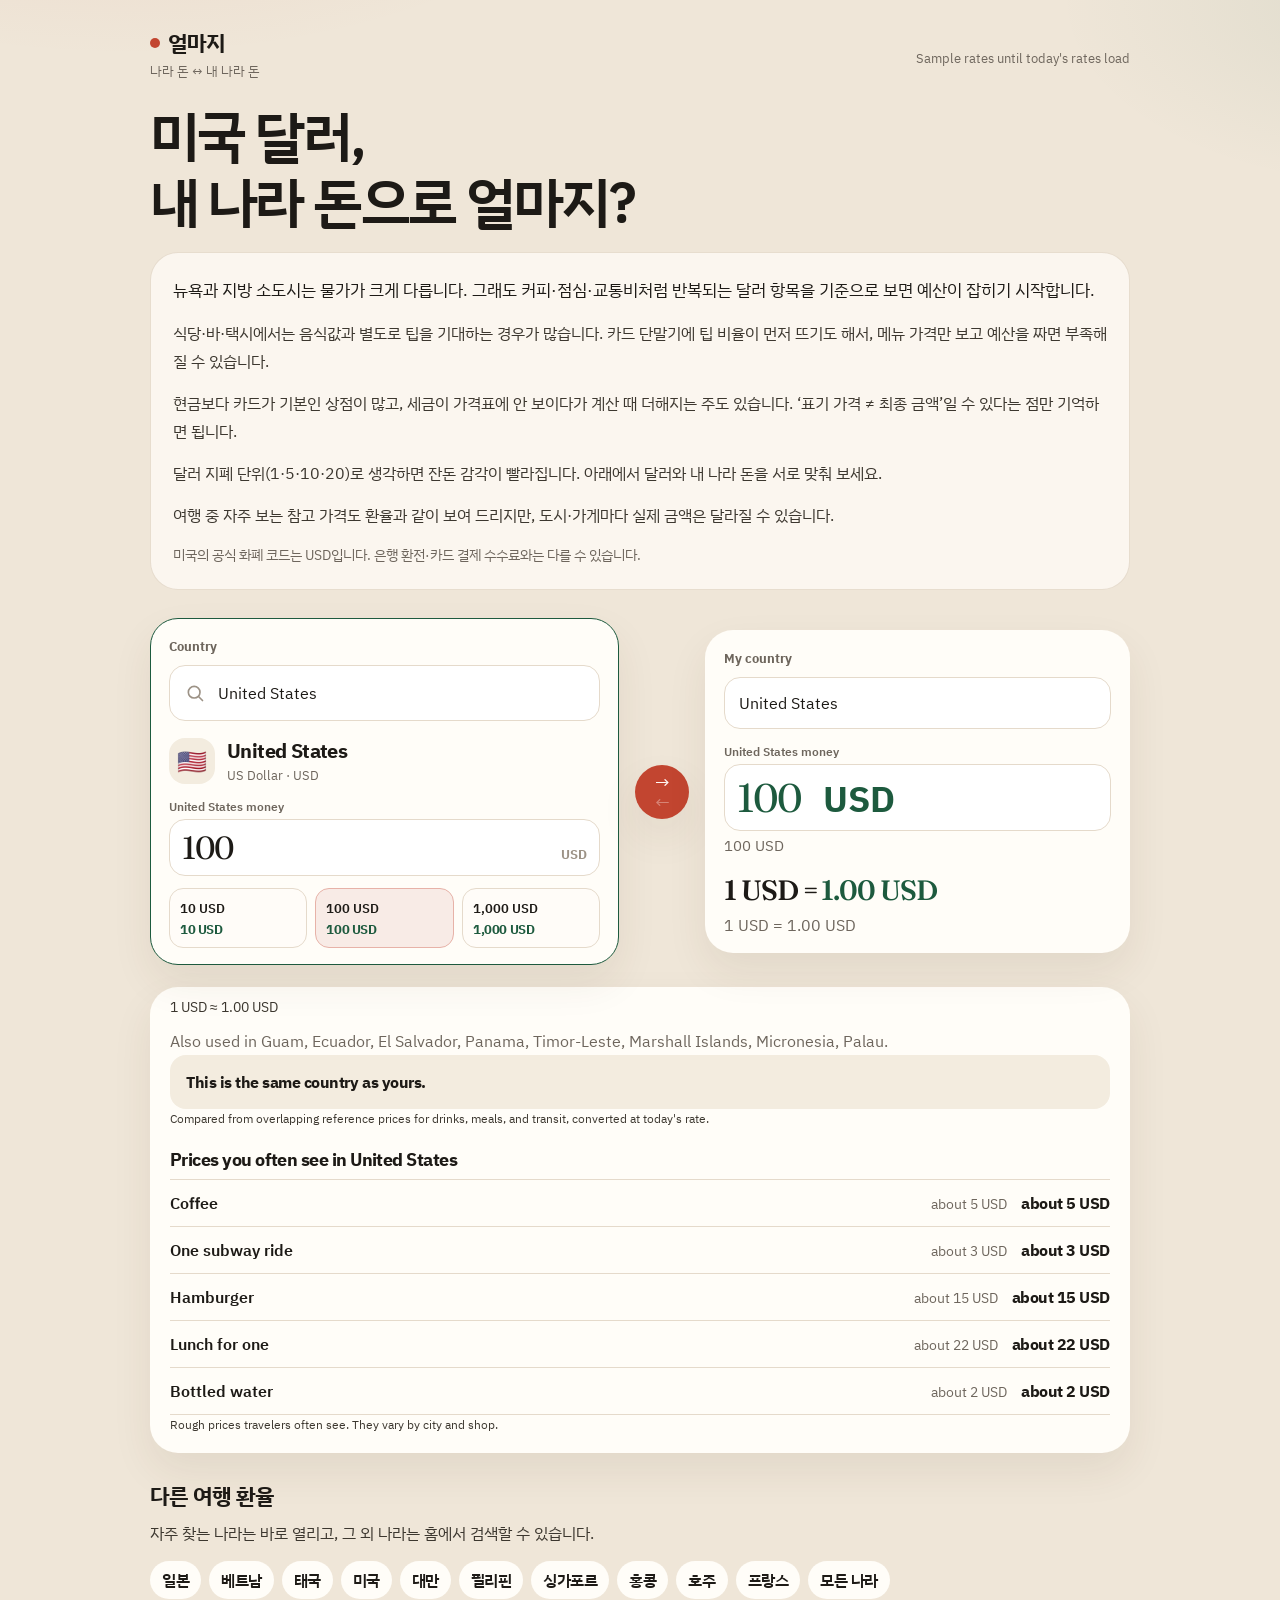
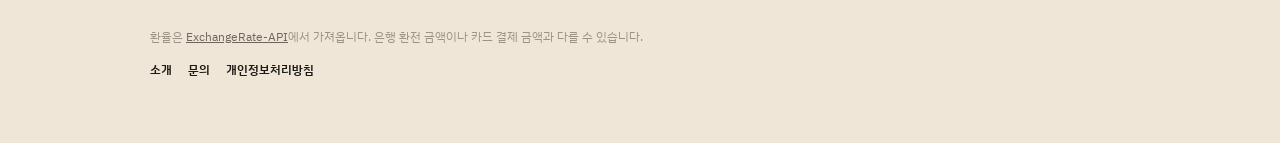
<file: usa.html>
<!DOCTYPE html>
<html lang="ko" data-country="usa">
<head>
  <meta charset="UTF-8">
  <meta name="viewport" content="width=device-width, initial-scale=1">
  <meta name="color-scheme" content="light">
  <title>미국 달러 환율 · 얼마지</title>
  <meta name="description" content="미국 달러가 내 나라 돈으로 얼마인지 계산합니다. 팁 문화, 카드 결제, 도시별 물가 감각을 함께 봅니다.">
  <link rel="icon" href="data:image/svg+xml,%3Csvg xmlns='http://www.w3.org/2000/svg' viewBox='0 0 64 64'%3E%3Crect width='64' height='64' rx='16' fill='%23c24530'/%3E%3Ctext x='32' y='42' text-anchor='middle' font-size='32' fill='white' font-family='sans-serif'%3E₩%3C/text%3E%3C/svg%3E">
  <link rel="preconnect" href="https://fonts.googleapis.com">
  <link rel="preconnect" href="https://fonts.gstatic.com" crossorigin>
  <link href="https://fonts.googleapis.com/css2?family=Fraunces:opsz,wght@9..144,560;9..144,650&family=IBM+Plex+Sans+KR:wght@400;500;600;700&display=swap" rel="stylesheet">
  <link rel="stylesheet" href="styles.css">
  <script async src="https://pagead2.googlesyndication.com/pagead/js/adsbygoogle.js?client=ca-pub-2226897290481519"
     crossorigin="anonymous"></script>
  <link rel="prefetch" href="japan.html" as="document">
  <link rel="prefetch" href="vietnam.html" as="document">
  <link rel="prefetch" href="thailand.html" as="document">
  <link rel="prefetch" href="taiwan.html" as="document">
  <link rel="prefetch" href="philippines.html" as="document">
  <link rel="prefetch" href="singapore.html" as="document">
  <link rel="prefetch" href="hongkong.html" as="document">
  <link rel="prefetch" href="australia.html" as="document">
  <link rel="prefetch" href="france.html" as="document">
</head>
<body>
  <div class="app">
    <header class="top">
      <a class="brand brand-link" href="index.html">
        <span class="brand-mark"><i></i>얼마지</span>
        <small>나라 돈 ↔ 내 나라 돈</small>
      </a>
      <p class="today" id="today">오늘 환율</p>
    </header>

    <section class="hero">
      <h1>미국 달러,<br>내 나라 돈으로 얼마지?</h1>
    </section>

    <article class="country-guide" data-static-guide data-country="usa">
      <p class="lead">뉴욕과 지방 소도시는 물가가 크게 다릅니다. 그래도 커피·점심·교통비처럼 반복되는 달러 항목을 기준으로 보면 예산이 잡히기 시작합니다.</p>
      <p>식당·바·택시에서는 음식값과 별도로 팁을 기대하는 경우가 많습니다. 카드 단말기에 팁 비율이 먼저 뜨기도 해서, 메뉴 가격만 보고 예산을 짜면 부족해질 수 있습니다.</p>
      <p>현금보다 카드가 기본인 상점이 많고, 세금이 가격표에 안 보이다가 계산 때 더해지는 주도 있습니다. ‘표기 가격 ≠ 최종 금액’일 수 있다는 점만 기억하면 됩니다.</p>
      <p>달러 지폐 단위(1·5·10·20)로 생각하면 잔돈 감각이 빨라집니다. 아래에서 달러와 내 나라 돈을 서로 맞춰 보세요.</p>
      <p>여행 중 자주 보는 참고 가격도 환율과 같이 보여 드리지만, 도시·가게마다 실제 금액은 달라질 수 있습니다.</p>
      <p class="fine">미국의 공식 화폐 코드는 USD입니다. 은행 환전·카드 결제 수수료와는 다를 수 있습니다.</p>
    </article>

    <div id="app"></div>

    <section class="country-index country-index-compact">
      <h2>다른 여행 환율</h2>
      <p>자주 찾는 나라는 바로 열리고, 그 외 나라는 홈에서 검색할 수 있습니다.</p>
      <nav class="country-links">
        <a href="japan.html">일본</a>
        <a href="vietnam.html">베트남</a>
        <a href="thailand.html">태국</a>
        <a href="usa.html">미국</a>
        <a href="taiwan.html">대만</a>
        <a href="philippines.html">필리핀</a>
        <a href="singapore.html">싱가포르</a>
        <a href="hongkong.html">홍콩</a>
        <a href="australia.html">호주</a>
        <a href="france.html">프랑스</a>
        <a href="index.html#countries">모든 나라</a>
      </nav>
    </section>

    <footer class="footer">
      <p>환율은 <a href="https://www.exchangerate-api.com" target="_blank" rel="noopener">ExchangeRate-API</a>에서 가져옵니다. 은행 환전 금액이나 카드 결제 금액과 다를 수 있습니다.</p>
      <nav class="legal-nav">
        <a href="about.html">소개</a>
        <a href="contact.html">문의</a>
        <a href="privacy.html">개인정보처리방침</a>
      </nav>
    </footer>
  </div>
  <script src="featured.js"></script>
  <script src="countries.js"></script>
  <script src="currencies.js"></script>
  <script src="more-countries.js"></script>
  <script src="i18n.js"></script>
  <script src="country-guides.js"></script>
  <script src="country-guides-more.js"></script>
  <script src="app.js"></script>
</body>
</html>
</file>
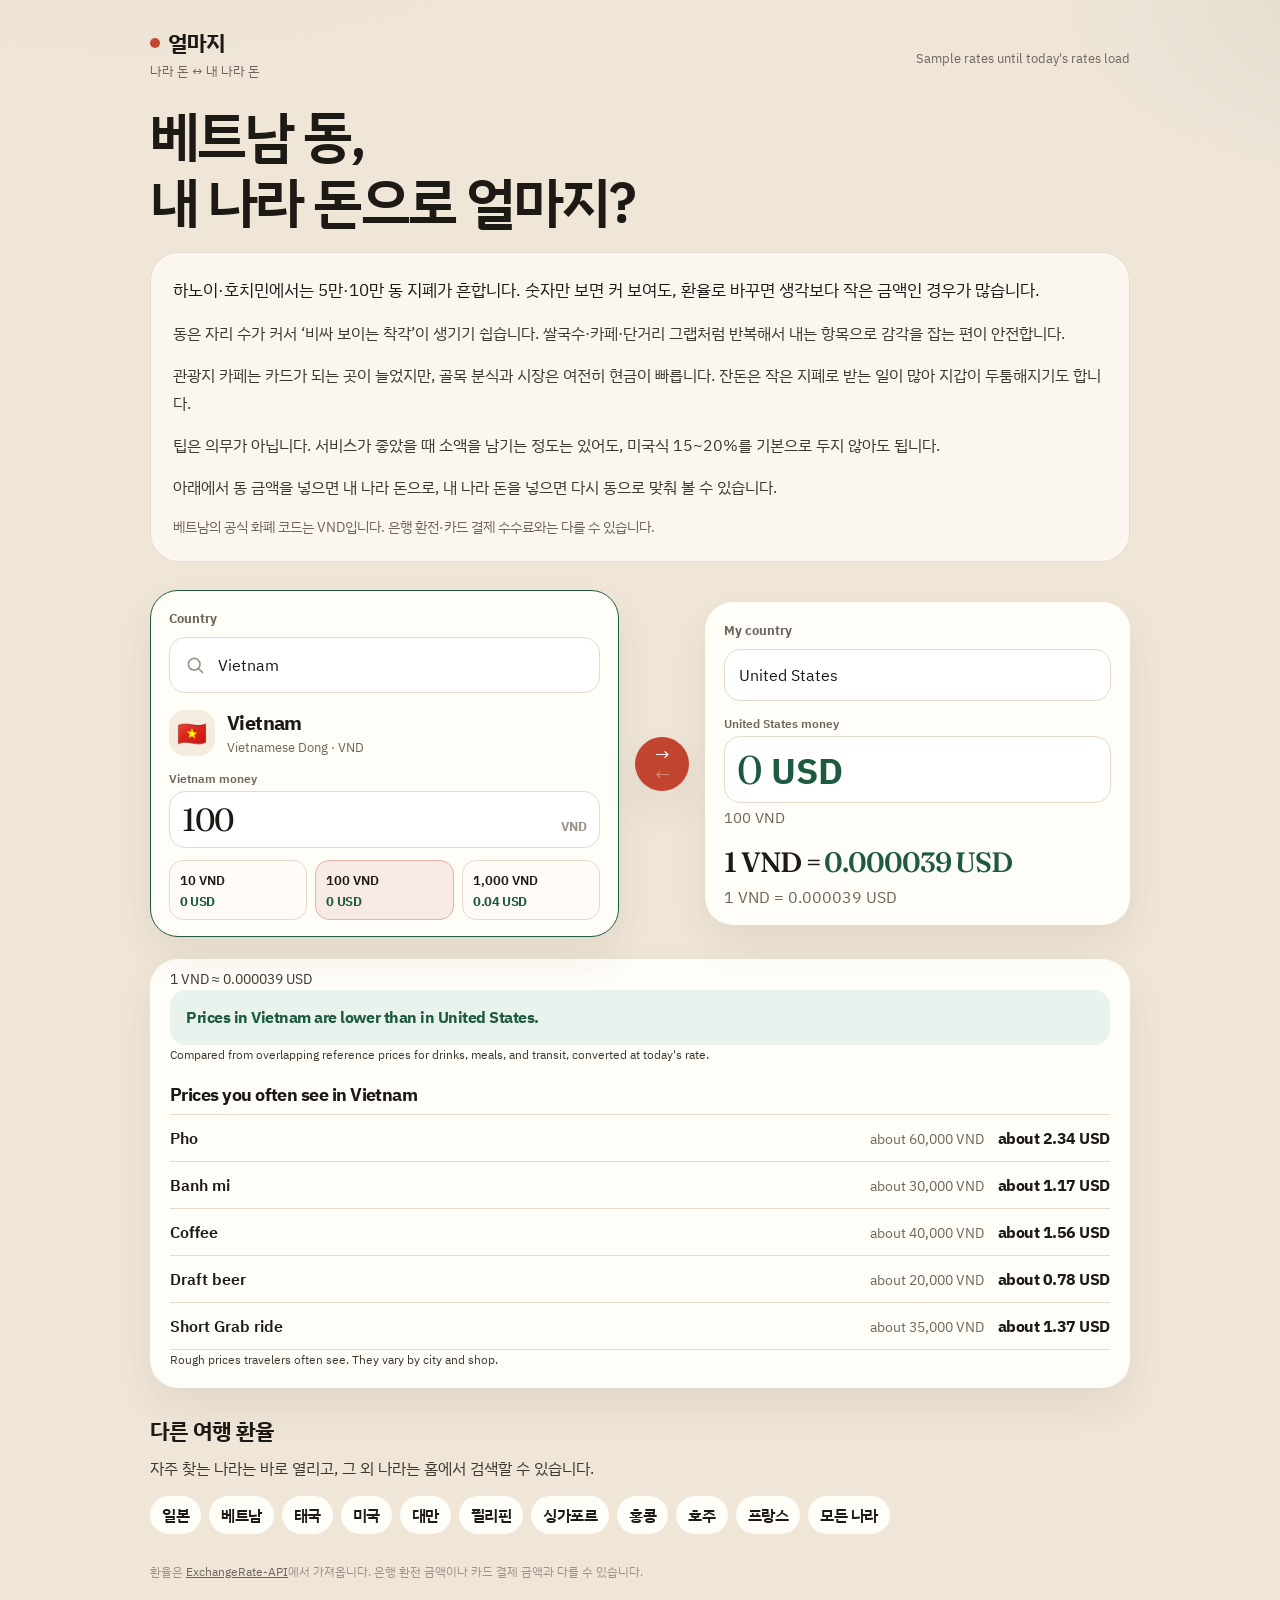
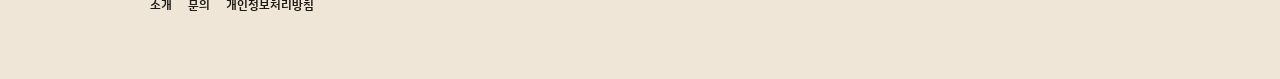
<file: vietnam.html>
<!DOCTYPE html>
<html lang="ko" data-country="vietnam">
<head>
  <meta charset="UTF-8">
  <meta name="viewport" content="width=device-width, initial-scale=1">
  <meta name="color-scheme" content="light">
  <title>베트남 동 환율 · 얼마지</title>
  <meta name="description" content="베트남 동이 내 나라 돈으로 얼마인지 계산합니다. 큰 액면 지폐 감각, 현금·그랩·골목 식당 계산 방식을 함께 안내합니다.">
  <link rel="icon" href="data:image/svg+xml,%3Csvg xmlns='http://www.w3.org/2000/svg' viewBox='0 0 64 64'%3E%3Crect width='64' height='64' rx='16' fill='%23c24530'/%3E%3Ctext x='32' y='42' text-anchor='middle' font-size='32' fill='white' font-family='sans-serif'%3E₩%3C/text%3E%3C/svg%3E">
  <link rel="preconnect" href="https://fonts.googleapis.com">
  <link rel="preconnect" href="https://fonts.gstatic.com" crossorigin>
  <link href="https://fonts.googleapis.com/css2?family=Fraunces:opsz,wght@9..144,560;9..144,650&family=IBM+Plex+Sans+KR:wght@400;500;600;700&display=swap" rel="stylesheet">
  <link rel="stylesheet" href="styles.css">
  <script async src="https://pagead2.googlesyndication.com/pagead/js/adsbygoogle.js?client=ca-pub-2226897290481519"
     crossorigin="anonymous"></script>
  <link rel="prefetch" href="japan.html" as="document">
  <link rel="prefetch" href="thailand.html" as="document">
  <link rel="prefetch" href="usa.html" as="document">
  <link rel="prefetch" href="taiwan.html" as="document">
  <link rel="prefetch" href="philippines.html" as="document">
  <link rel="prefetch" href="singapore.html" as="document">
  <link rel="prefetch" href="hongkong.html" as="document">
  <link rel="prefetch" href="australia.html" as="document">
  <link rel="prefetch" href="france.html" as="document">
</head>
<body>
  <div class="app">
    <header class="top">
      <a class="brand brand-link" href="index.html">
        <span class="brand-mark"><i></i>얼마지</span>
        <small>나라 돈 ↔ 내 나라 돈</small>
      </a>
      <p class="today" id="today">오늘 환율</p>
    </header>

    <section class="hero">
      <h1>베트남 동,<br>내 나라 돈으로 얼마지?</h1>
    </section>

    <article class="country-guide" data-static-guide data-country="vietnam">
      <p class="lead">하노이·호치민에서는 5만·10만 동 지폐가 흔합니다. 숫자만 보면 커 보여도, 환율로 바꾸면 생각보다 작은 금액인 경우가 많습니다.</p>
      <p>동은 자리 수가 커서 ‘비싸 보이는 착각’이 생기기 쉽습니다. 쌀국수·카페·단거리 그랩처럼 반복해서 내는 항목으로 감각을 잡는 편이 안전합니다.</p>
      <p>관광지 카페는 카드가 되는 곳이 늘었지만, 골목 분식과 시장은 여전히 현금이 빠릅니다. 잔돈은 작은 지폐로 받는 일이 많아 지갑이 두툼해지기도 합니다.</p>
      <p>팁은 의무가 아닙니다. 서비스가 좋았을 때 소액을 남기는 정도는 있어도, 미국식 15~20%를 기본으로 두지 않아도 됩니다.</p>
      <p>아래에서 동 금액을 넣으면 내 나라 돈으로, 내 나라 돈을 넣으면 다시 동으로 맞춰 볼 수 있습니다.</p>
      <p class="fine">베트남의 공식 화폐 코드는 VND입니다. 은행 환전·카드 결제 수수료와는 다를 수 있습니다.</p>
    </article>

    <div id="app"></div>

    <section class="country-index country-index-compact">
      <h2>다른 여행 환율</h2>
      <p>자주 찾는 나라는 바로 열리고, 그 외 나라는 홈에서 검색할 수 있습니다.</p>
      <nav class="country-links">
        <a href="japan.html">일본</a>
        <a href="vietnam.html">베트남</a>
        <a href="thailand.html">태국</a>
        <a href="usa.html">미국</a>
        <a href="taiwan.html">대만</a>
        <a href="philippines.html">필리핀</a>
        <a href="singapore.html">싱가포르</a>
        <a href="hongkong.html">홍콩</a>
        <a href="australia.html">호주</a>
        <a href="france.html">프랑스</a>
        <a href="index.html#countries">모든 나라</a>
      </nav>
    </section>

    <footer class="footer">
      <p>환율은 <a href="https://www.exchangerate-api.com" target="_blank" rel="noopener">ExchangeRate-API</a>에서 가져옵니다. 은행 환전 금액이나 카드 결제 금액과 다를 수 있습니다.</p>
      <nav class="legal-nav">
        <a href="about.html">소개</a>
        <a href="contact.html">문의</a>
        <a href="privacy.html">개인정보처리방침</a>
      </nav>
    </footer>
  </div>
  <script src="featured.js"></script>
  <script src="countries.js"></script>
  <script src="currencies.js"></script>
  <script src="more-countries.js"></script>
  <script src="i18n.js"></script>
  <script src="country-guides.js"></script>
  <script src="country-guides-more.js"></script>
  <script src="app.js"></script>
</body>
</html>
</file>
<file: styles.css>
@view-transition {
  navigation: auto;
}

:root {
  --bg: #efe6d8;
  --card: #fffdf8;
  --ink: #1d1a16;
  --muted: #6e665d;
  --faint: #9c9286;
  --line: #e5dacb;
  --stamp: #c24530;
  --stamp-soft: #f8ebe6;
  --forest: #1d5a3e;
  --shadow: 0 18px 40px rgba(72, 48, 22, 0.08);
  --radius: 22px;
  --serif: "Fraunces", "Iowan Old Style", Palatino, serif;
  --sans: "IBM Plex Sans KR", "Apple SD Gothic Neo", sans-serif;
  color-scheme: light;
}

* { box-sizing: border-box; }

html, body { margin: 0; padding: 0; }

body {
  min-height: 100vh;
  font-family: var(--sans);
  color: var(--ink);
  background:
    radial-gradient(900px 420px at 10% -10%, rgba(194, 69, 48, 0.09), transparent 55%),
    radial-gradient(700px 380px at 110% 0%, rgba(29, 90, 62, 0.08), transparent 50%),
    var(--bg);
}

button, input { font-family: inherit; }

button { cursor: pointer; }

.app {
  width: min(980px, calc(100% - 32px));
  margin: 0 auto;
  padding: 28px 0 64px;
  view-transition-name: app-shell;
}

::view-transition-old(root),
::view-transition-new(root) {
  animation-duration: 160ms;
}

::view-transition-old(app-shell),
::view-transition-new(app-shell) {
  animation-duration: 180ms;
}

.top {
  display: flex;
  align-items: flex-end;
  justify-content: space-between;
  gap: 16px;
  margin-bottom: 22px;
}

.brand {
  appearance: none;
  border: 0;
  background: transparent;
  padding: 0;
  text-align: left;
  color: inherit;
}

.brand-mark {
  display: inline-flex;
  align-items: center;
  gap: 8px;
  font-weight: 700;
  letter-spacing: -0.04em;
  font-size: 22px;
}

.brand-mark i {
  width: 10px;
  height: 10px;
  border-radius: 50%;
  background: var(--stamp);
  display: block;
}

.brand small {
  display: block;
  margin-top: 4px;
  color: var(--muted);
  font-size: 13px;
}

.today {
  color: var(--muted);
  font-size: 13px;
  text-align: right;
}

.hero h1 {
  margin: 8px 0 18px;
  font-size: clamp(34px, 6vw, 56px);
  line-height: 1.18;
  letter-spacing: -0.045em;
  font-weight: 600;
}

.intro p,
.country-index p,
.featured-index p,
.country-guide p {
  margin: 0 0 14px;
  line-height: 1.75;
  color: #3c372f;
}

.featured-index,
.country-index {
  margin-top: 36px;
}

.featured-index h2,
.country-index h2 {
  margin: 0 0 8px;
  font-size: 22px;
  letter-spacing: -0.03em;
}

.country-guide {
  margin: 8px 0 28px;
  padding: 22px 22px 8px;
  background: rgba(255, 253, 248, 0.72);
  border: 1px solid rgba(229, 218, 203, 0.9);
  border-radius: 28px;
}

.country-guide .lead {
  font-size: 1.05rem;
  color: var(--ink);
}

.country-guide .fine,
.rate-now {
  color: var(--muted);
  font-size: 14px;
}

.country-index-compact {
  margin-top: 28px;
}

.country-links {
  display: flex;
  flex-wrap: wrap;
  gap: 8px;
  margin-top: 8px;
}

.country-links a {
  color: var(--ink);
  text-decoration: none;
  background: var(--card);
  border-radius: 999px;
  padding: 8px 12px;
  font-weight: 600;
  letter-spacing: -0.03em;
}

.flow {
  position: relative;
  z-index: 2;
  display: grid;
  grid-template-columns: 1fr;
  gap: 12px;
  align-items: center;
}

.pane {
  background: var(--card);
  border: 1px solid transparent;
  border-radius: 28px;
  padding: 18px 18px 16px;
  box-shadow: var(--shadow);
  min-width: 0;
}

.pane.is-editing { border-color: #1d5a3e; }

.pane-kicker {
  margin: 0 0 10px;
  color: var(--muted);
  font-size: 13px;
  font-weight: 700;
}

.arrow {
  width: 54px;
  min-height: 54px;
  border-radius: 27px;
  display: flex;
  flex-direction: column;
  align-items: center;
  justify-content: center;
  gap: 2px;
  justify-self: center;
  background: var(--stamp);
  color: #fffaf7;
  box-shadow: var(--shadow);
}

.arrow span {
  font-size: 18px;
  line-height: 1;
  transform: rotate(90deg);
}

.arrow.is-from .go-left,
.arrow.is-home .go-right { opacity: 0.35; }

.search {
  position: relative;
  z-index: 3;
}

.search input {
  width: 100%;
  border: 1px solid var(--line);
  background: #fff;
  border-radius: 16px;
  padding: 16px 16px 16px 48px;
  font-size: 16px;
  color: var(--ink);
  outline: none;
}

.search input:focus { border-color: #e4b2a8; }

.search svg {
  position: absolute;
  left: 16px;
  top: 18px;
  color: var(--faint);
}

.suggest {
  position: absolute;
  left: 0;
  right: 0;
  top: calc(100% + 8px);
  max-height: 320px;
  overflow: auto;
  background: #fff;
  border-radius: 16px;
  padding: 6px;
  box-shadow: var(--shadow);
}

.suggest button {
  width: 100%;
  display: flex;
  align-items: center;
  gap: 10px;
  border: 0;
  background: transparent;
  color: inherit;
  text-align: left;
  border-radius: 12px;
  padding: 8px;
}

.suggest button:hover,
.suggest button:focus-visible,
.suggest button.is-active { background: #f6f1e8; }

.suggest b {
  display: block;
  font-size: 15px;
}

.suggest small {
  color: var(--muted);
  font-size: 12px;
}

.suggest-empty {
  margin: 0;
  padding: 12px 10px;
  color: var(--muted);
  font-size: 14px;
}

.identity {
  display: flex;
  gap: 12px;
  align-items: center;
  margin-top: 16px;
}

.flag {
  width: 46px;
  height: 46px;
  border-radius: 16px;
  display: grid;
  place-items: center;
  background: #f3ecdf;
  font-size: 24px;
  line-height: 1;
  flex: none;
}

.identity h2 {
  margin: 0;
  font-size: 20px;
  letter-spacing: -0.03em;
}

.curr {
  margin: 2px 0 0;
  color: var(--muted);
  font-size: 13px;
}

.field { margin-top: 14px; }

.field label {
  display: block;
  color: var(--muted);
  font-size: 12px;
  font-weight: 600;
  margin-bottom: 4px;
}

.field-row {
  display: flex;
  align-items: baseline;
  gap: 8px;
  border: 1px solid var(--line);
  border-radius: 16px;
  padding: 8px 12px;
  background: #fff;
}

.field input {
  width: 100%;
  border: 0;
  outline: none;
  background: transparent;
  font-family: var(--serif);
  color: var(--ink);
  padding: 0;
  min-width: 0;
}

.field input {
  font-size: 32px;
  letter-spacing: -0.04em;
}

.field em {
  font-style: normal;
  font-weight: 700;
  color: var(--faint);
  font-size: 13px;
}

.amounts {
  display: grid;
  grid-template-columns: repeat(3, minmax(0, 1fr));
  gap: 8px;
  margin-top: 12px;
}

.amount {
  text-align: left;
  border: 1px solid var(--line);
  background: #fffcf8;
  border-radius: 14px;
  padding: 10px 10px 9px;
  color: inherit;
}

.amount b {
  display: block;
  font-size: 13px;
  font-weight: 600;
}

.amount span {
  display: block;
  margin-top: 3px;
  color: var(--forest);
  font-weight: 700;
  letter-spacing: -0.03em;
  font-size: 13px;
}

.amount.is-on {
  border-color: #e7b2a8;
  background: var(--stamp-soft);
}

.home-field input {
  font-size: 40px;
  color: var(--forest);
}

.home-field .unit-word {
  font-size: 36px;
  color: var(--forest);
}

.won-sub {
  margin: 4px 0 0;
  color: var(--muted);
  font-size: 15px;
}

.won-empty {
  margin: 28px 0 18px;
  color: var(--faint);
  font-size: 26px;
  line-height: 1.35;
  letter-spacing: -0.04em;
}

.rate-line {
  margin: 18px 0 0;
  font-family: var(--serif);
  font-size: clamp(22px, 3vw, 28px);
  letter-spacing: -0.04em;
  line-height: 1.2;
  font-weight: 560;
}

.rate-line strong {
  font-weight: 560;
  color: var(--forest);
}

.rate-ko {
  margin: 6px 0 0;
  color: var(--muted);
}

.story {
  margin-top: 22px;
  background: var(--card);
  border-radius: 28px;
  padding: 8px 20px 18px;
  box-shadow: var(--shadow);
}

.story h3 {
  margin: 18px 0 8px;
  font-size: 18px;
  letter-spacing: -0.03em;
}

.story p {
  margin: 0;
  line-height: 1.65;
  color: #3c372f;
}

.note { margin-top: 10px !important; color: var(--muted) !important; }

.prices {
  list-style: none;
  margin: 0;
  padding: 0;
  border-top: 1px solid var(--line);
}

.prices li {
  display: grid;
  grid-template-columns: minmax(0, 1fr) auto auto;
  align-items: baseline;
  gap: 4px 14px;
  padding: 12px 0;
  border-bottom: 1px solid var(--line);
}

.prices .name { font-weight: 600; }

.prices .local {
  color: var(--muted);
  font-size: 14px;
  text-align: right;
}

.prices .won {
  font-weight: 700;
  letter-spacing: -0.03em;
  text-align: right;
}

.cost {
  margin: 18px 0 0;
  padding: 14px 16px;
  border-radius: 16px;
  font-weight: 700;
  letter-spacing: -0.03em;
  line-height: 1.45;
}

.cost.cheap,
.cost.bit-cheap {
  background: #e7f3ec;
  color: var(--forest);
}

.cost.pricey,
.cost.bit-pricey {
  background: var(--stamp-soft);
  color: #8d2e22;
}

.cost.similar {
  background: #f3ecdf;
  color: var(--ink);
}

.fine {
  margin: 12px 0 0;
  color: var(--faint);
  font-size: 12px;
  line-height: 1.5;
}

.user-list {
  display: flex;
  flex-wrap: wrap;
  gap: 8px;
  margin-top: 12px;
}

.user-list button {
  border: 1px solid var(--line);
  background: #fff;
  color: inherit;
  border-radius: 999px;
  padding: 6px 10px;
  font-size: 13px;
}

.code-flag {
  font-size: 12px;
  font-weight: 700;
  letter-spacing: 0;
}

.home-box {
  position: relative;
  margin-bottom: 8px;
}

.home-box input {
  width: 100%;
  border: 1px solid var(--line);
  background: #fff;
  border-radius: 16px;
  padding: 14px 14px;
  font-size: 16px;
  color: var(--ink);
  outline: none;
}

.home-box input:focus { border-color: #e4b2a8; }

.footer {
  margin-top: 28px;
  color: var(--faint);
  font-size: 12px;
  line-height: 1.6;
}

.footer a { color: var(--muted); }

.legal-nav {
  display: flex;
  flex-wrap: wrap;
  gap: 8px 16px;
  margin-top: 14px;
}

.legal-nav a {
  color: var(--ink);
  font-weight: 600;
  text-decoration: none;
}

.doc {
  width: min(760px, calc(100% - 32px));
}

.doc h1 {
  margin: 12px 0 8px;
  font-size: clamp(32px, 5vw, 46px);
  letter-spacing: -0.045em;
  line-height: 1.2;
}

.doc .lead {
  margin: 0 0 22px;
  color: var(--muted);
}

.doc article {
  background: var(--card);
  border-radius: 28px;
  padding: 22px 22px 8px;
  box-shadow: var(--shadow);
}

.doc h2 {
  margin: 22px 0 8px;
  font-size: 18px;
  letter-spacing: -0.03em;
}

.doc p,
.doc li {
  line-height: 1.7;
  color: #3c372f;
}

.doc ul {
  margin: 8px 0 16px;
  padding-left: 18px;
}

.doc a { color: var(--ink); }

.brand-link {
  color: inherit;
  text-decoration: none;
}

@media (min-width: 800px) {
  .flow {
    grid-template-columns: minmax(0, 1.05fr) auto minmax(0, 0.95fr);
    gap: 16px;
  }

  .arrow span { transform: none; }
}

@media (max-width: 640px) {
  .top { align-items: flex-start; flex-direction: column; }
  .today { text-align: left; }
  .pane { border-radius: 22px; padding: 16px 14px 14px; }
  .field input { font-size: 28px; }
  .prices li { grid-template-columns: minmax(0, 1fr) auto; }
  .prices .local { grid-column: 1; }
  .prices .won { grid-row: 1 / span 2; grid-column: 2; align-self: center; }
}
</file>
